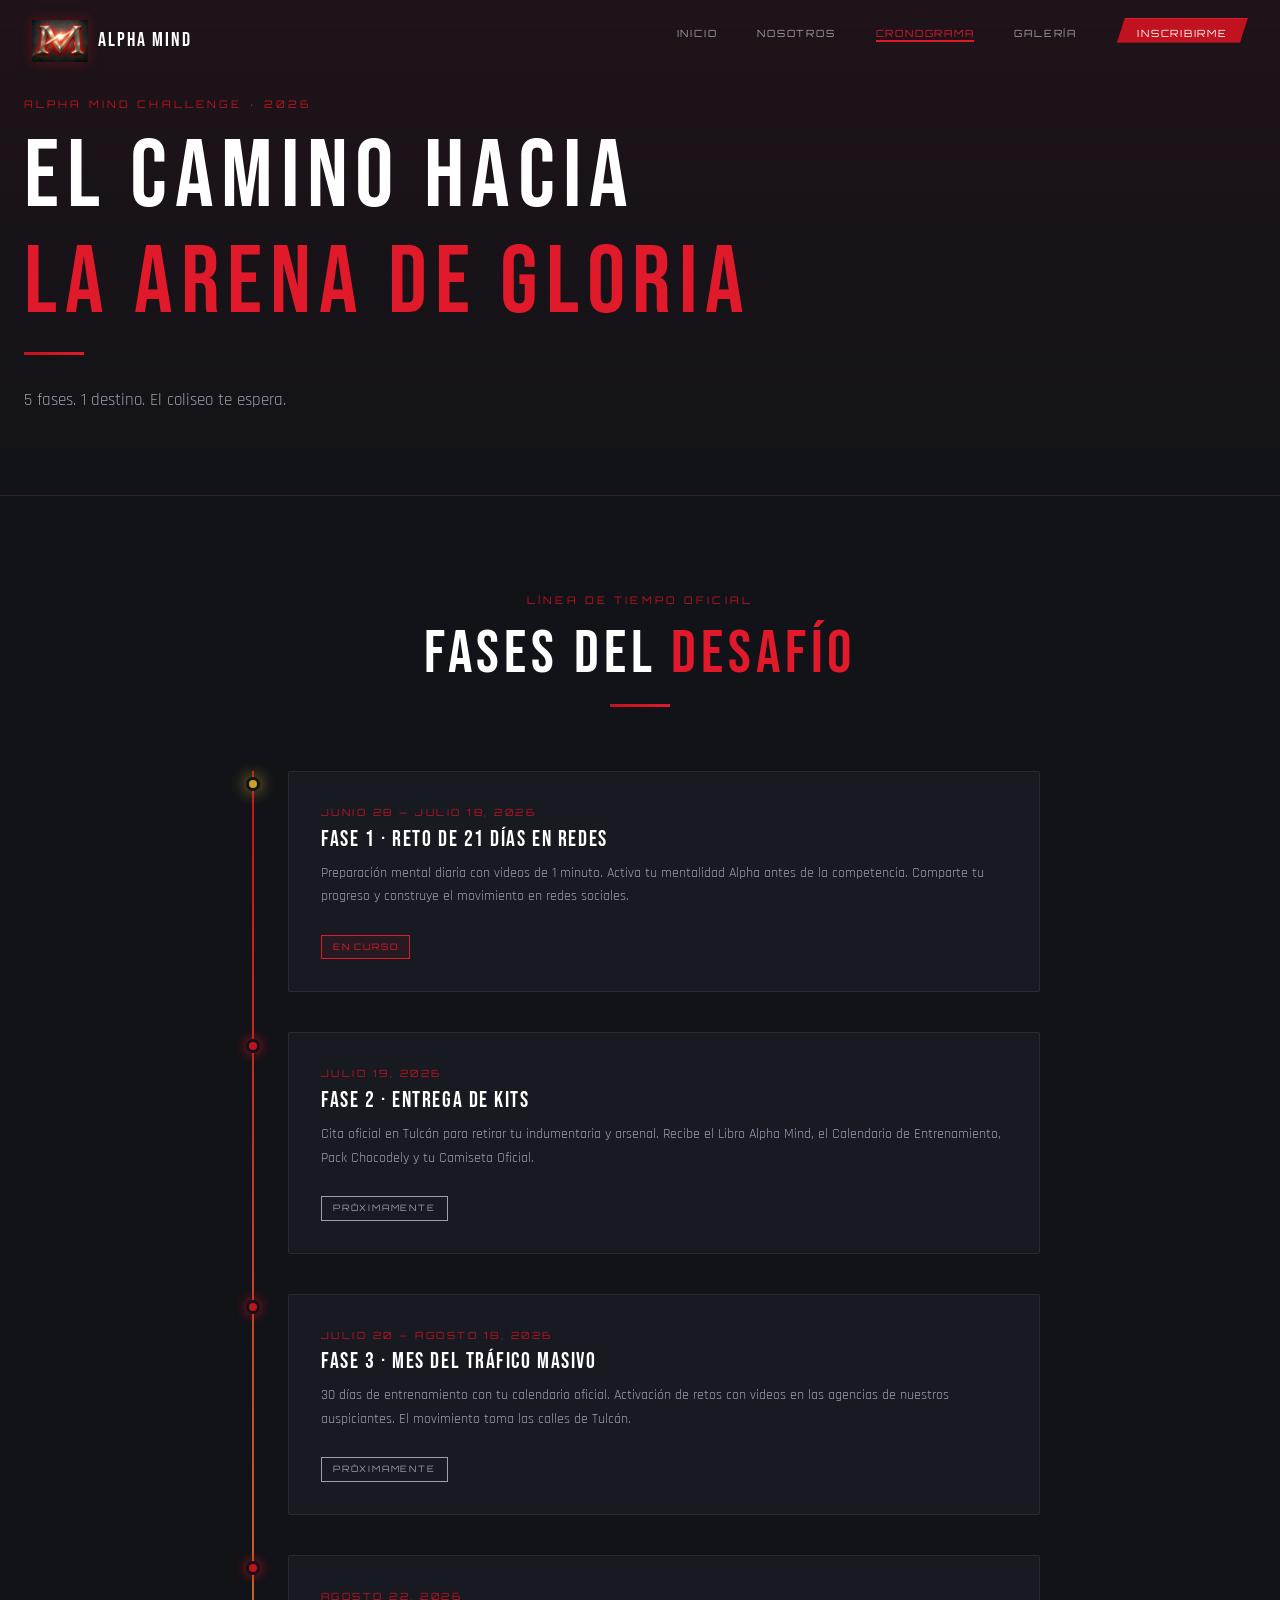
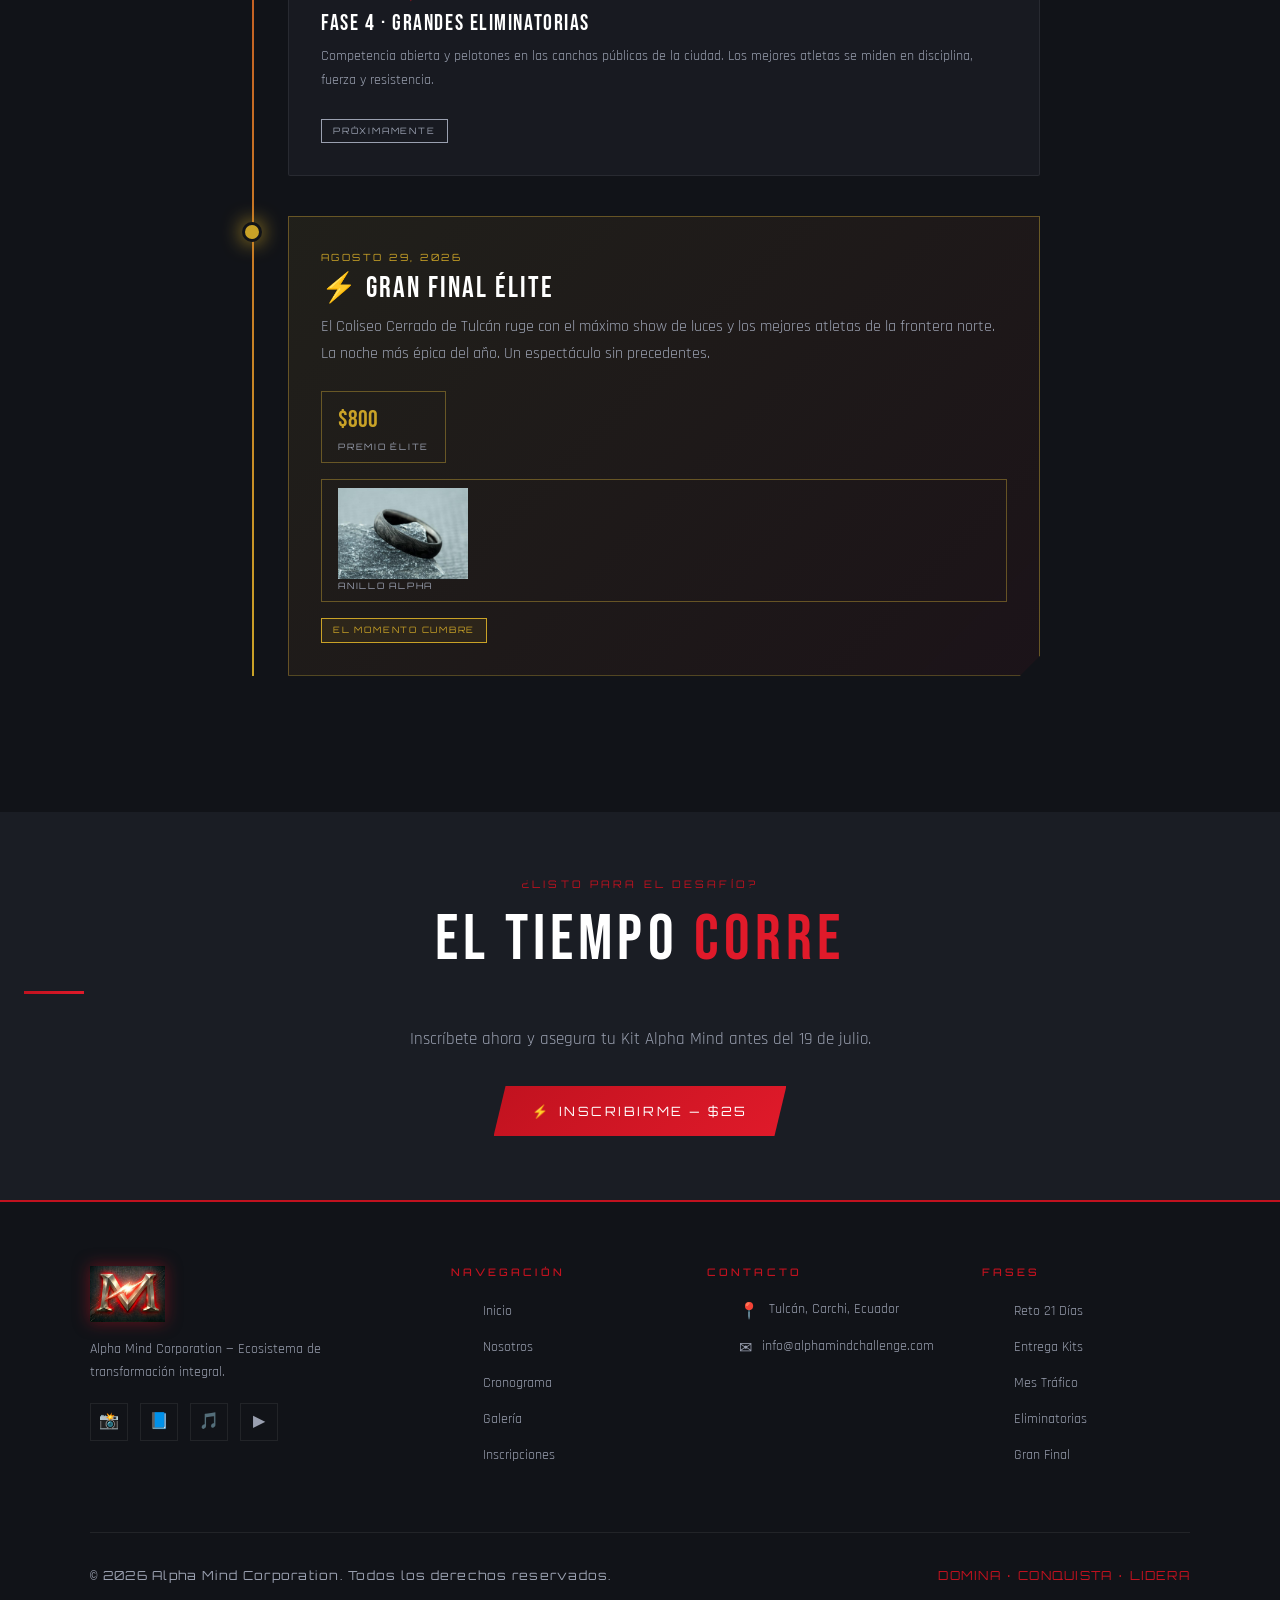
<file: pages/cronograma.html>
<!DOCTYPE html>
<html lang="es">
<head>
  <meta charset="UTF-8">
  <meta name="viewport" content="width=device-width, initial-scale=1.0">
  <title>Cronograma | Alpha Mind Challenge</title>
  <link rel="preconnect" href="https://fonts.googleapis.com">
  <link href="https://fonts.googleapis.com/css2?family=Bebas+Neue&family=Rajdhani:wght@400;500;600;700&family=Orbitron:wght@400;600;800&display=swap" rel="stylesheet">
  <link href="https://cdn.jsdelivr.net/npm/bootstrap@5.3.3/dist/css/bootstrap.min.css" rel="stylesheet">
  <link rel="stylesheet" href="../css/style.css">
</head>
<body>

  <div id="scroll-progress"></div>

  <nav id="navbar">
    <a class="nav-logo" href="../index.html">
      <img src="../img/logo-am.png" alt="Alpha Mind Logo">
      <span>Alpha Mind</span>
    </a>
    <button class="nav-toggle" aria-label="Menú"><span></span><span></span><span></span></button>
    <ul class="nav-links">
      <li><a href="../index.html">Inicio</a></li>
      <li><a href="nosotros.html">Nosotros</a></li>
      <li><a href="cronograma.html">Cronograma</a></li>
      <li><a href="galeria.html">Galería</a></li>
      <li><a href="inscripciones.html" class="nav-cta">Inscribirme</a></li>
    </ul>
  </nav>

  <!-- ══ HERO ══ -->
  <section class="nosotros-hero">
    <div>
      <span class="section-label">Alpha Mind Challenge · 2026</span>
      <h1 class="section-title" style="font-size:clamp(3rem,8vw,6rem);">El Camino hacia<br><span>la Arena de Gloria</span></h1>
      <div class="red-divider"></div>
      <p class="section-subtitle">5 fases. 1 destino. El coliseo te espera.</p>
    </div>
  </section>

  <!-- ══ CRONOGRAMA TIMELINE ══ -->
  <section class="section" style="background:var(--negro-profundo);">
    <div class="container">
      <div class="text-center" data-reveal style="margin-bottom:4rem;">
        <span class="section-label">Línea de Tiempo Oficial</span>
        <h2 class="section-title">Fases del <span>Desafío</span></h2>
        <div class="red-divider"></div>
      </div>

      <div class="fase-timeline">

        <!-- FASE 1 -->
        <div class="fase-item" data-reveal>
          <div class="fase-dot active"></div>
          <div class="glass-card">
            <div class="fase-date">Junio 28 — Julio 18, 2026</div>
            <h3 class="fase-title">Fase 1 · Reto de 21 Días en Redes</h3>
            <p class="fase-desc">
              Preparación mental diaria con videos de 1 minuto. Activa tu mentalidad Alpha antes de la competencia. 
              Comparte tu progreso y construye el movimiento en redes sociales.
            </p>
            <span class="fase-badge badge-active">En Curso</span>
          </div>
        </div>

        <!-- FASE 2 -->
        <div class="fase-item" data-reveal data-delay="150">
          <div class="fase-dot"></div>
          <div class="glass-card">
            <div class="fase-date">Julio 19, 2026</div>
            <h3 class="fase-title">Fase 2 · Entrega de Kits</h3>
            <p class="fase-desc">
              Cita oficial en Tulcán para retirar tu indumentaria y arsenal. Recibe el Libro Alpha Mind, 
              el Calendario de Entrenamiento, Pack Chocodely y tu Camiseta Oficial.
            </p>
            <span class="fase-badge badge-pending">Próximamente</span>
          </div>
        </div>

        <!-- FASE 3 -->
        <div class="fase-item" data-reveal data-delay="200">
          <div class="fase-dot"></div>
          <div class="glass-card">
            <div class="fase-date">Julio 20 — Agosto 18, 2026</div>
            <h3 class="fase-title">Fase 3 · Mes del Tráfico Masivo</h3>
            <p class="fase-desc">
              30 días de entrenamiento con tu calendario oficial. Activación de retos con videos en las agencias 
              de nuestros auspiciantes. El movimiento toma las calles de Tulcán.
            </p>
            <span class="fase-badge badge-pending">Próximamente</span>
          </div>
        </div>

        <!-- FASE 4 -->
        <div class="fase-item" data-reveal data-delay="250">
          <div class="fase-dot"></div>
          <div class="glass-card">
            <div class="fase-date">Agosto 22, 2026</div>
            <h3 class="fase-title">Fase 4 · Grandes Eliminatorias</h3>
            <p class="fase-desc">
              Competencia abierta y pelotones en las canchas públicas de la ciudad. 
              Los mejores atletas se miden en disciplina, fuerza y resistencia.
            </p>
            <span class="fase-badge badge-pending">Próximamente</span>
          </div>
        </div>

        <!-- FASE 5 — GRAN FINAL -->
        <div class="fase-item" data-reveal data-delay="300">
          <div class="fase-dot" style="background:var(--dorado);box-shadow:0 0 20px var(--dorado);width:20px;height:20px;left:-2.9rem;"></div>
          <div style="
            background:linear-gradient(135deg,rgba(212,175,55,.08),rgba(193,18,31,.06));
            border:1px solid rgba(212,175,55,.4);
            padding:2rem;
            clip-path:polygon(0 0,100% 0,100% calc(100% - 20px),calc(100% - 20px) 100%,0 100%);
          ">
            <div class="fase-date" style="color:var(--dorado);">Agosto 29, 2026</div>
            <h3 class="fase-title" style="font-size:1.8rem;">⚡ Gran Final Élite</h3>
            <p class="fase-desc" style="font-size:1rem;">
              El Coliseo Cerrado de Tulcán ruge con el máximo show de luces y los mejores atletas 
              de la frontera norte. La noche más épica del año. Un espectáculo sin precedentes.
            </p>
            <div style="display:flex;gap:1rem;margin-top:1.5rem;flex-wrap:wrap;">
              <div style="border:1px solid rgba(212,175,55,.4);padding:.5rem 1rem;">
                <div style="font-family:var(--font-display);font-size:1.5rem;color:var(--dorado);">$800</div>
                <div style="font-family:var(--font-ui);font-size:.55rem;letter-spacing:.2em;color:var(--plata-oscuro);text-transform:uppercase;">Premio Élite</div>
              </div>
              <div style="border:1px solid rgba(212,175,55,.4);padding:.5rem 1rem;">
                <div style="font-family:var(--font-display);font-size:1.5rem;color:var(--dorado);"><img src="../{pages,css,js,img,videos}/anillo.jpg" alt="Anillo Alpha" style="width:20%;height:20%;"></div>
                <div style="font-family:var(--font-ui);font-size:.55rem;letter-spacing:.2em;color:var(--plata-oscuro);text-transform:uppercase;">Anillo Alpha</div>
              </div>
            </div>
            <span class="fase-badge badge-final" style="margin-top:1rem;">El Momento Cumbre</span>
          </div>
        </div>

      </div><!-- /.fase-timeline -->
    </div>
  </section>

  <!-- CTA -->
  <section class="section" style="background:var(--negro-secundario);padding:4rem 1.5rem;text-align:center;">
    <span class="section-label">¿Listo para el desafío?</span>
    <h2 class="section-title" style="font-size:clamp(2rem,5vw,4rem);">El Tiempo <span>Corre</span></h2>
    <div class="red-divider"></div>
    <p class="section-subtitle" style="margin:0 auto 2rem;">Inscríbete ahora y asegura tu Kit Alpha Mind antes del 19 de julio.</p>
    <a href="inscripciones.html" class="btn-primary"><span>⚡</span> Inscribirme — $25</a>
  </section>

  <!-- FOOTER -->
  <footer id="footer">
    <div class="footer-grid">
      <div class="footer-brand">
        <img src="../img/logo-am.png" alt="Alpha Mind">
        <p>Alpha Mind Corporation — Ecosistema de transformación integral.</p>
        <div class="footer-social" style="margin-top:1.2rem;">
          <a href="#" class="social-btn">📸</a><a href="#" class="social-btn">📘</a><a href="#" class="social-btn">🎵</a><a href="#" class="social-btn">▶</a>
        </div>
      </div>
      <div class="footer-col"><h4>Navegación</h4><ul>
        <li><a href="../index.html">Inicio</a></li><li><a href="nosotros.html">Nosotros</a></li>
        <li><a href="cronograma.html">Cronograma</a></li><li><a href="galeria.html">Galería</a></li>
        <li><a href="inscripciones.html">Inscripciones</a></li>
      </ul></div>
      <div class="footer-col"><h4>Contacto</h4><ul class="footer-contact">
        <li><span>📍</span> Tulcán, Carchi, Ecuador</li>
        <li><span>✉</span> <a href="mailto:info@alphamindchallenge.com">info@alphamindchallenge.com</a></li>
      </ul></div>
      <div class="footer-col"><h4>Fases</h4><ul>
        <li><a href="#">Reto 21 Días</a></li><li><a href="#">Entrega Kits</a></li>
        <li><a href="#">Mes Tráfico</a></li><li><a href="#">Eliminatorias</a></li><li><a href="#">Gran Final</a></li>
      </ul></div>
    </div>
    <div class="footer-bottom">
      <p>© 2026 Alpha Mind Corporation. Todos los derechos reservados.</p>
      <p style="color:var(--rojo-alpha);">DOMINA · CONQUISTA · LIDERA</p>
    </div>
  </footer>

  <script src="https://cdn.jsdelivr.net/npm/bootstrap@5.3.3/dist/js/bootstrap.bundle.min.js"></script>
  <script src="../js/script.js"></script>
</body>
</html>
</file>
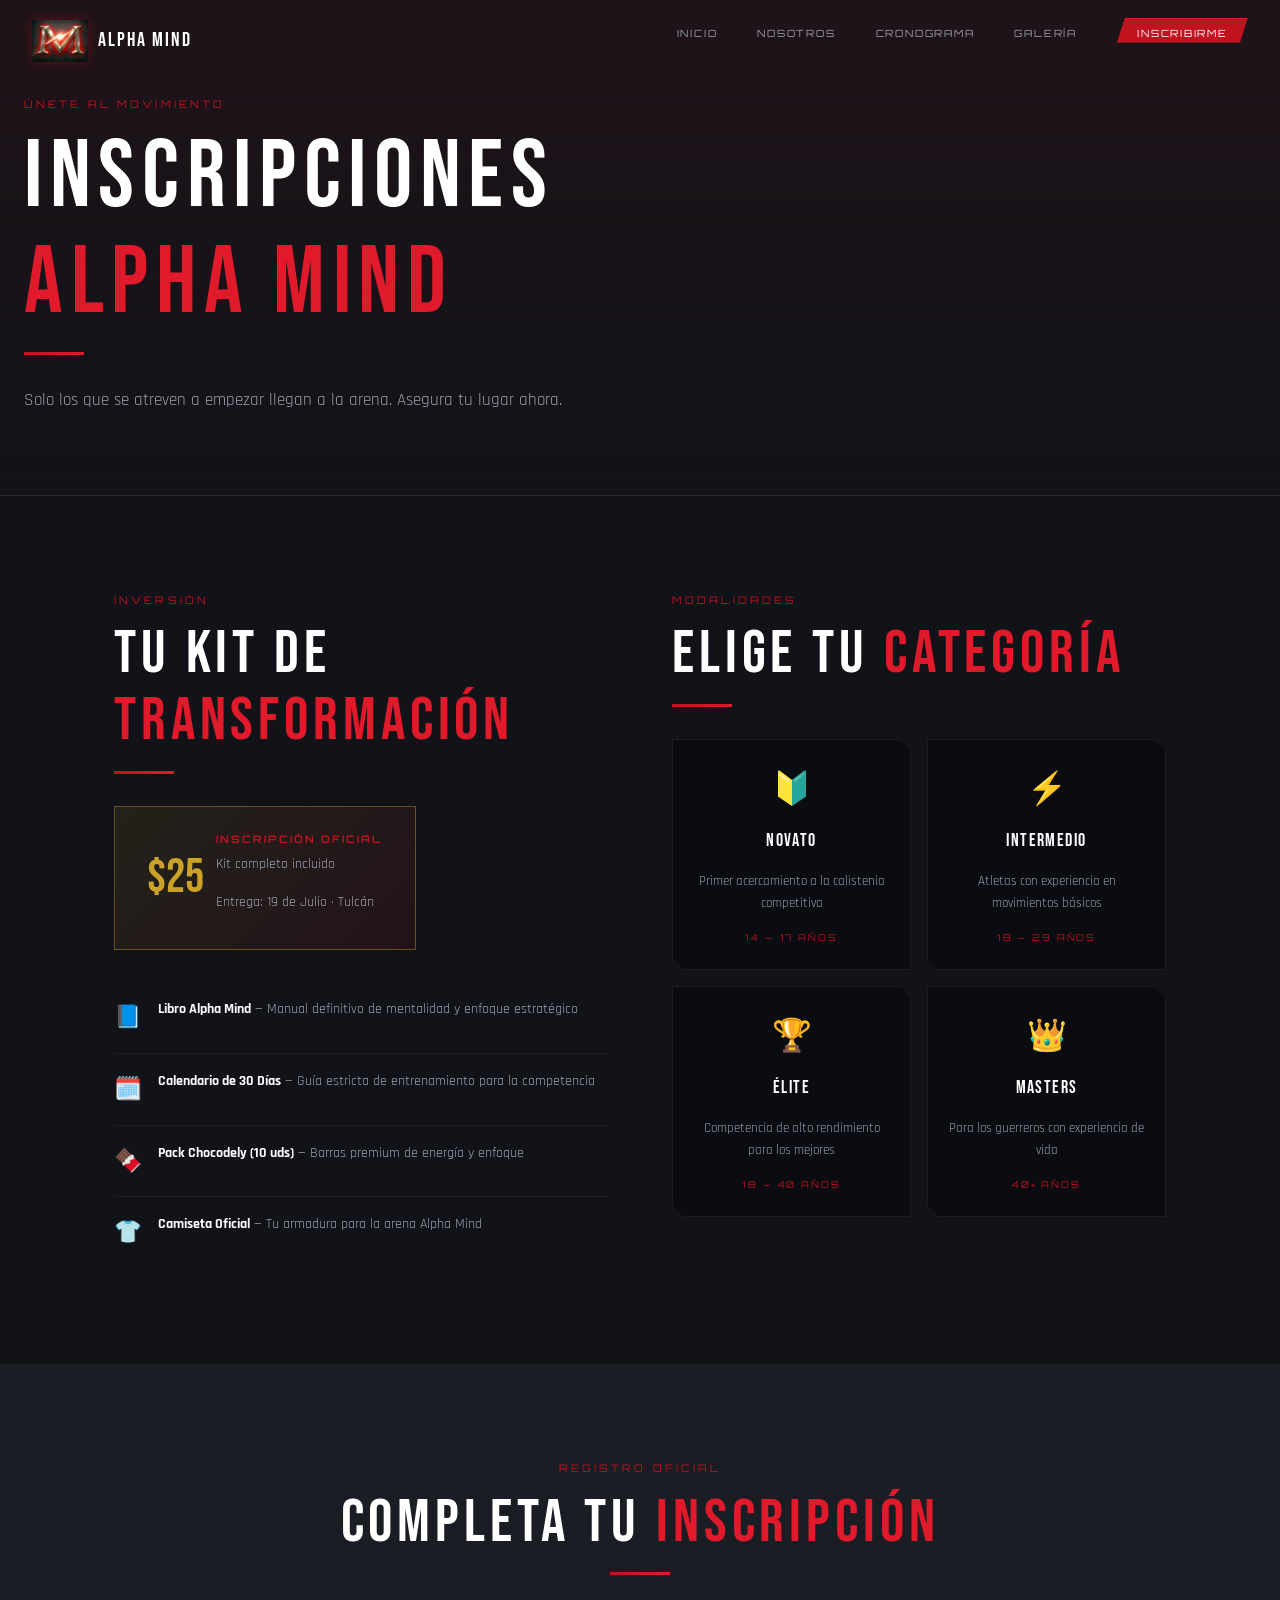
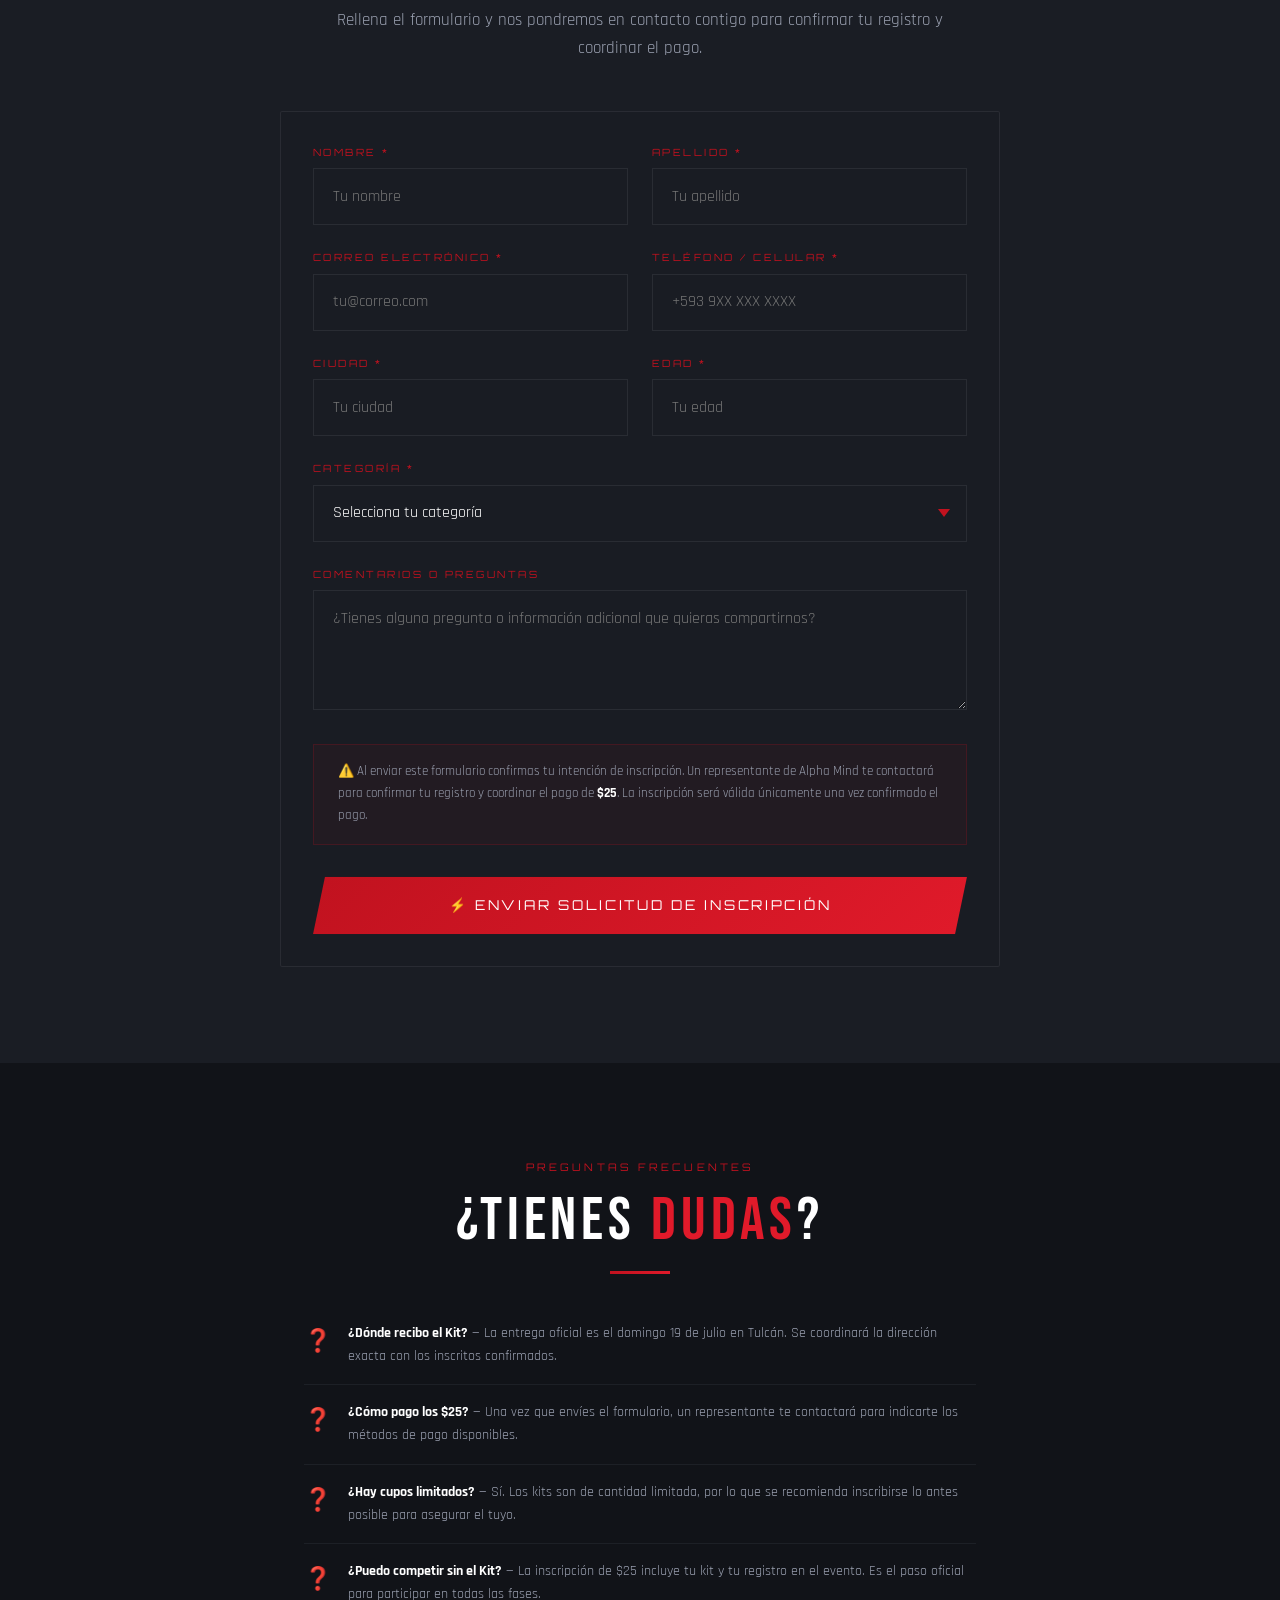
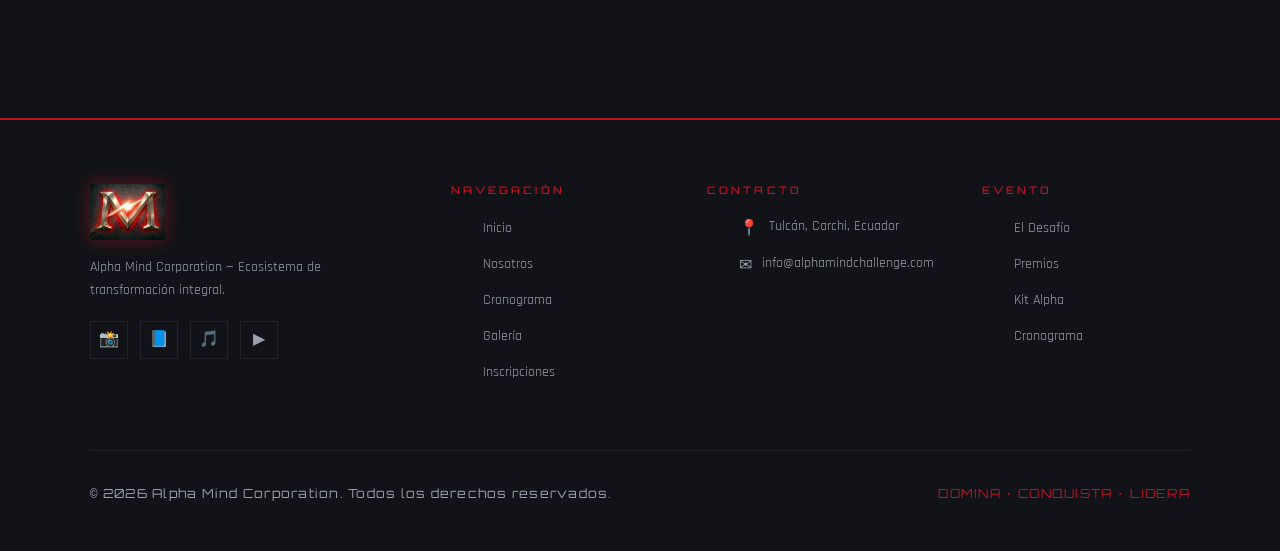
<file: pages/inscripciones.html>
<!DOCTYPE html>
<html lang="es">
<head>
  <meta charset="UTF-8">
  <meta name="viewport" content="width=device-width, initial-scale=1.0">
  <title>Inscripciones | Alpha Mind Challenge</title>
  <link rel="preconnect" href="https://fonts.googleapis.com">
  <link href="https://fonts.googleapis.com/css2?family=Bebas+Neue&family=Rajdhani:wght@400;500;600;700&family=Orbitron:wght@400;600;800&display=swap" rel="stylesheet">
  <link href="https://cdn.jsdelivr.net/npm/bootstrap@5.3.3/dist/css/bootstrap.min.css" rel="stylesheet">
  <link rel="stylesheet" href="../css/style.css">
  <style>
    .categorias-grid {
      display: grid;
      grid-template-columns: repeat(auto-fit, minmax(200px, 1fr));
      gap: 1rem;
      margin-bottom: 3rem;
    }
    .cat-card {
      border: 1px solid var(--glass-border);
      padding: 1.5rem 1.2rem;
      text-align: center;
      background: rgba(10,10,15,.8);
      transition: border-color .3s, box-shadow .3s;
      clip-path: polygon(0 0, calc(100% - 12px) 0, 100% 12px, 100% 100%, 12px 100%, 0 calc(100% - 12px));
    }
    .cat-card:hover {
      border-color: var(--rojo-alpha);
      box-shadow: 0 6px 24px rgba(193,18,31,.2);
    }
    .cat-icon { font-size:2rem; display:block; margin-bottom:.6rem; }
    .cat-name {
      font-family: var(--font-display);
      font-size: 1.1rem;
      color: var(--blanco);
      letter-spacing: .08em;
      text-transform: uppercase;
    }
    .cat-desc { font-size: .8rem; color: var(--plata-oscuro); margin-top: .4rem; }
    .cat-age {
      font-family: var(--font-ui);
      font-size: .58rem;
      letter-spacing: .2em;
      color: var(--rojo-alpha);
      text-transform: uppercase;
      margin-top: .5rem;
      display: block;
    }

    .beneficio-item {
      display: flex;
      align-items: flex-start;
      gap: 1rem;
      padding: 1rem 0;
      border-bottom: 1px solid rgba(139,144,152,.1);
    }
    .beneficio-icon { font-size:1.4rem; flex-shrink:0; margin-top:2px; }
    .beneficio-text { font-size:.9rem; color:var(--plata-oscuro); line-height:1.6; }
    .beneficio-text strong { color:var(--blanco); }

    /* Select custom arrow */
    .form-group select {
      background-image: url("data:image/svg+xml,%3Csvg xmlns='http://www.w3.org/2000/svg' width='12' height='8'%3E%3Cpath d='M0 0l6 8 6-8z' fill='%23C1121F'/%3E%3C/svg%3E");
      background-repeat: no-repeat;
      background-position: right 1rem center;
      padding-right: 2.5rem;
    }
    .form-group select option {
      background: var(--negro-secundario);
    }
  </style>
</head>
<body>

  <div id="scroll-progress"></div>

  <nav id="navbar">
    <a class="nav-logo" href="../index.html">
      <img src="../img/logo-am.png" alt="Alpha Mind Logo">
      <span>Alpha Mind</span>
    </a>
    <button class="nav-toggle" aria-label="Menú"><span></span><span></span><span></span></button>
    <ul class="nav-links">
      <li><a href="../index.html">Inicio</a></li>
      <li><a href="nosotros.html">Nosotros</a></li>
      <li><a href="cronograma.html">Cronograma</a></li>
      <li><a href="galeria.html">Galería</a></li>
      <li><a href="inscripciones.html" class="nav-cta">Inscribirme</a></li>
    </ul>
  </nav>

  <!-- HERO -->
  <section class="nosotros-hero">
    <div>
      <span class="section-label">Únete al Movimiento</span>
      <h1 class="section-title" style="font-size:clamp(3rem,8vw,6rem);">Inscripciones<br><span>Alpha Mind</span></h1>
      <div class="red-divider"></div>
      <p class="section-subtitle">Solo los que se atreven a empezar llegan a la arena. Asegura tu lugar ahora.</p>
    </div>
  </section>

  <!-- ══ PRECIO Y BENEFICIOS ══ -->
  <section class="section" style="background:var(--negro-profundo);">
    <div class="container">
      <div style="display:grid;grid-template-columns:1fr 1fr;gap:4rem;align-items:start;" class="sobre-grid">

        <!-- Precio -->
        <div data-reveal>
          <span class="section-label">Inversión</span>
          <h2 class="section-title">Tu Kit de <span>Transformación</span></h2>
          <div class="red-divider"></div>

          <div class="precio-badge" style="margin-bottom:2rem;">
            <div class="precio-monto">$25</div>
            <div class="precio-info">
              <strong>Inscripción Oficial</strong>
              <p>Kit completo incluido</p>
              <p>Entrega: 19 de Julio · Tulcán</p>
            </div>
          </div>

          <div class="beneficio-item">
            <span class="beneficio-icon">📘</span>
            <div class="beneficio-text"><strong>Libro Alpha Mind</strong> — Manual definitivo de mentalidad y enfoque estratégico</div>
          </div>
          <div class="beneficio-item">
            <span class="beneficio-icon">🗓️</span>
            <div class="beneficio-text"><strong>Calendario de 30 Días</strong> — Guía estricta de entrenamiento para la competencia</div>
          </div>
          <div class="beneficio-item">
            <span class="beneficio-icon">🍫</span>
            <div class="beneficio-text"><strong>Pack Chocodely (10 uds)</strong> — Barras premium de energía y enfoque</div>
          </div>
          <div class="beneficio-item" style="border-bottom:none;">
            <span class="beneficio-icon">👕</span>
            <div class="beneficio-text"><strong>Camiseta Oficial</strong> — Tu armadura para la arena Alpha Mind</div>
          </div>
        </div>

        <!-- Categorías -->
        <div data-reveal data-delay="200">
          <span class="section-label">Modalidades</span>
          <h2 class="section-title">Elige tu <span>Categoría</span></h2>
          <div class="red-divider"></div>

          <div class="categorias-grid">
            <div class="cat-card">
              <span class="cat-icon">🔰</span>
              <p class="cat-name">Novato</p>
              <p class="cat-desc">Primer acercamiento a la calistenia competitiva</p>
              <span class="cat-age">14 — 17 años</span>
            </div>
            <div class="cat-card">
              <span class="cat-icon">⚡</span>
              <p class="cat-name">Intermedio</p>
              <p class="cat-desc">Atletas con experiencia en movimientos básicos</p>
              <span class="cat-age">18 — 29 años</span>
            </div>
            <div class="cat-card">
              <span class="cat-icon">🏆</span>
              <p class="cat-name">Élite</p>
              <p class="cat-desc">Competencia de alto rendimiento para los mejores</p>
              <span class="cat-age">18 — 40 años</span>
            </div>
            <div class="cat-card">
              <span class="cat-icon">👑</span>
              <p class="cat-name">Masters</p>
              <p class="cat-desc">Para los guerreros con experiencia de vida</p>
              <span class="cat-age">40+ años</span>
            </div>
          </div>
        </div>

      </div>
    </div>
  </section>

  <!-- ══ FORMULARIO ══ -->
  <section class="section" style="background:var(--negro-secundario);">
    <div class="container">
      <div class="text-center" data-reveal>
        <span class="section-label">Registro Oficial</span>
        <h2 class="section-title">Completa tu <span>Inscripción</span></h2>
        <div class="red-divider"></div>
        <p class="section-subtitle">Rellena el formulario y nos pondremos en contacto contigo para confirmar tu registro y coordinar el pago.</p>
      </div>

      <div class="inscripcion-form glass-card" style="margin-top:3rem;" data-reveal data-delay="100">
        <form id="inscripcion-form" novalidate>

          <div class="form-row">
            <div class="form-group">
              <label for="nombre">Nombre *</label>
              <input type="text" id="nombre" name="nombre" placeholder="Tu nombre" autocomplete="given-name">
              <span class="form-error">Ingresa tu nombre (mínimo 2 caracteres)</span>
            </div>
            <div class="form-group">
              <label for="apellido">Apellido *</label>
              <input type="text" id="apellido" name="apellido" placeholder="Tu apellido" autocomplete="family-name">
              <span class="form-error">Ingresa tu apellido (mínimo 2 caracteres)</span>
            </div>
          </div>

          <div class="form-row">
            <div class="form-group">
              <label for="correo">Correo Electrónico *</label>
              <input type="email" id="correo" name="correo" placeholder="tu@correo.com" autocomplete="email">
              <span class="form-error">Ingresa un correo válido</span>
            </div>
            <div class="form-group">
              <label for="telefono">Teléfono / Celular *</label>
              <input type="tel" id="telefono" name="telefono" placeholder="+593 9XX XXX XXXX" autocomplete="tel">
              <span class="form-error">Ingresa un número válido</span>
            </div>
          </div>

          <div class="form-row">
            <div class="form-group">
              <label for="ciudad">Ciudad *</label>
              <input type="text" id="ciudad" name="ciudad" placeholder="Tu ciudad" autocomplete="address-level2">
              <span class="form-error">Ingresa tu ciudad</span>
            </div>
            <div class="form-group">
              <label for="edad">Edad *</label>
              <input type="number" id="edad" name="edad" placeholder="Tu edad" min="14" max="70">
              <span class="form-error">Edad debe estar entre 14 y 70 años</span>
            </div>
          </div>

          <div class="form-group">
            <label for="categoria">Categoría *</label>
            <select id="categoria" name="categoria">
              <option value="">Selecciona tu categoría</option>
              <option value="novato">🔰 Novato (14–17 años)</option>
              <option value="intermedio">⚡ Intermedio (18–29 años)</option>
              <option value="elite">🏆 Élite (18–40 años)</option>
              <option value="masters">👑 Masters (40+ años)</option>
            </select>
            <span class="form-error">Selecciona una categoría</span>
          </div>

          <div class="form-group">
            <label for="comentarios">Comentarios o Preguntas</label>
            <textarea id="comentarios" name="comentarios" placeholder="¿Tienes alguna pregunta o información adicional que quieras compartirnos?"></textarea>
          </div>

          <div style="
            background:rgba(193,18,31,.05);
            border:1px solid rgba(193,18,31,.2);
            padding:1rem 1.5rem;
            margin-bottom:2rem;
            font-size:.82rem;
            color:var(--plata-oscuro);
            line-height:1.7;
          ">
            ⚠️ Al enviar este formulario confirmas tu intención de inscripción. Un representante de Alpha Mind te contactará para confirmar tu registro y coordinar el pago de <strong style="color:var(--blanco);">$25</strong>. La inscripción será válida únicamente una vez confirmado el pago.
          </div>

          <button type="submit" class="btn-primary" style="width:100%;justify-content:center;font-size:.85rem;padding:1.1rem;">
            ⚡ ENVIAR SOLICITUD DE INSCRIPCIÓN
          </button>

        </form>
      </div>
    </div>
  </section>

  <!-- FAQ RÁPIDO -->
  <section class="section" style="background:var(--negro-profundo);">
    <div class="container" style="max-width:720px;">
      <div class="text-center" data-reveal>
        <span class="section-label">Preguntas Frecuentes</span>
        <h2 class="section-title">¿Tienes <span>Dudas</span>?</h2>
        <div class="red-divider"></div>
      </div>

      <div style="margin-top:2rem;">
        <div class="beneficio-item" data-reveal>
          <span class="beneficio-icon">❓</span>
          <div class="beneficio-text"><strong>¿Dónde recibo el Kit?</strong> — La entrega oficial es el domingo 19 de julio en Tulcán. Se coordinará la dirección exacta con los inscritos confirmados.</div>
        </div>
        <div class="beneficio-item" data-reveal data-delay="100">
          <span class="beneficio-icon">❓</span>
          <div class="beneficio-text"><strong>¿Cómo pago los $25?</strong> — Una vez que envíes el formulario, un representante te contactará para indicarte los métodos de pago disponibles.</div>
        </div>
        <div class="beneficio-item" data-reveal data-delay="200">
          <span class="beneficio-icon">❓</span>
          <div class="beneficio-text"><strong>¿Hay cupos limitados?</strong> — Sí. Los kits son de cantidad limitada, por lo que se recomienda inscribirse lo antes posible para asegurar el tuyo.</div>
        </div>
        <div class="beneficio-item" style="border-bottom:none;" data-reveal data-delay="300">
          <span class="beneficio-icon">❓</span>
          <div class="beneficio-text"><strong>¿Puedo competir sin el Kit?</strong> — La inscripción de $25 incluye tu kit y tu registro en el evento. Es el paso oficial para participar en todas las fases.</div>
        </div>
      </div>
    </div>
  </section>

  <!-- FOOTER -->
  <footer id="footer">
    <div class="footer-grid">
      <div class="footer-brand">
        <img src="../img/logo-am.png" alt="Alpha Mind">
        <p>Alpha Mind Corporation — Ecosistema de transformación integral.</p>
        <div class="footer-social" style="margin-top:1.2rem;">
          <a href="#" class="social-btn">📸</a><a href="#" class="social-btn">📘</a><a href="#" class="social-btn">🎵</a><a href="#" class="social-btn">▶</a>
        </div>
      </div>
      <div class="footer-col"><h4>Navegación</h4><ul>
        <li><a href="../index.html">Inicio</a></li><li><a href="nosotros.html">Nosotros</a></li>
        <li><a href="cronograma.html">Cronograma</a></li><li><a href="galeria.html">Galería</a></li>
        <li><a href="inscripciones.html">Inscripciones</a></li>
      </ul></div>
      <div class="footer-col"><h4>Contacto</h4><ul class="footer-contact">
        <li><span>📍</span> Tulcán, Carchi, Ecuador</li>
        <li><span>✉</span> <a href="mailto:info@alphamindchallenge.com">info@alphamindchallenge.com</a></li>
      </ul></div>
      <div class="footer-col"><h4>Evento</h4><ul>
        <li><a href="../index.html#sobre">El Desafío</a></li>
        <li><a href="../index.html#premios">Premios</a></li>
        <li><a href="../index.html#kit">Kit Alpha</a></li>
        <li><a href="cronograma.html">Cronograma</a></li>
      </ul></div>
    </div>
    <div class="footer-bottom">
      <p>© 2026 Alpha Mind Corporation. Todos los derechos reservados.</p>
      <p style="color:var(--rojo-alpha);">DOMINA · CONQUISTA · LIDERA</p>
    </div>
  </footer>

  <script src="https://cdn.jsdelivr.net/npm/bootstrap@5.3.3/dist/js/bootstrap.bundle.min.js"></script>
  <script src="../js/script.js"></script>
</body>
</html>
</file>
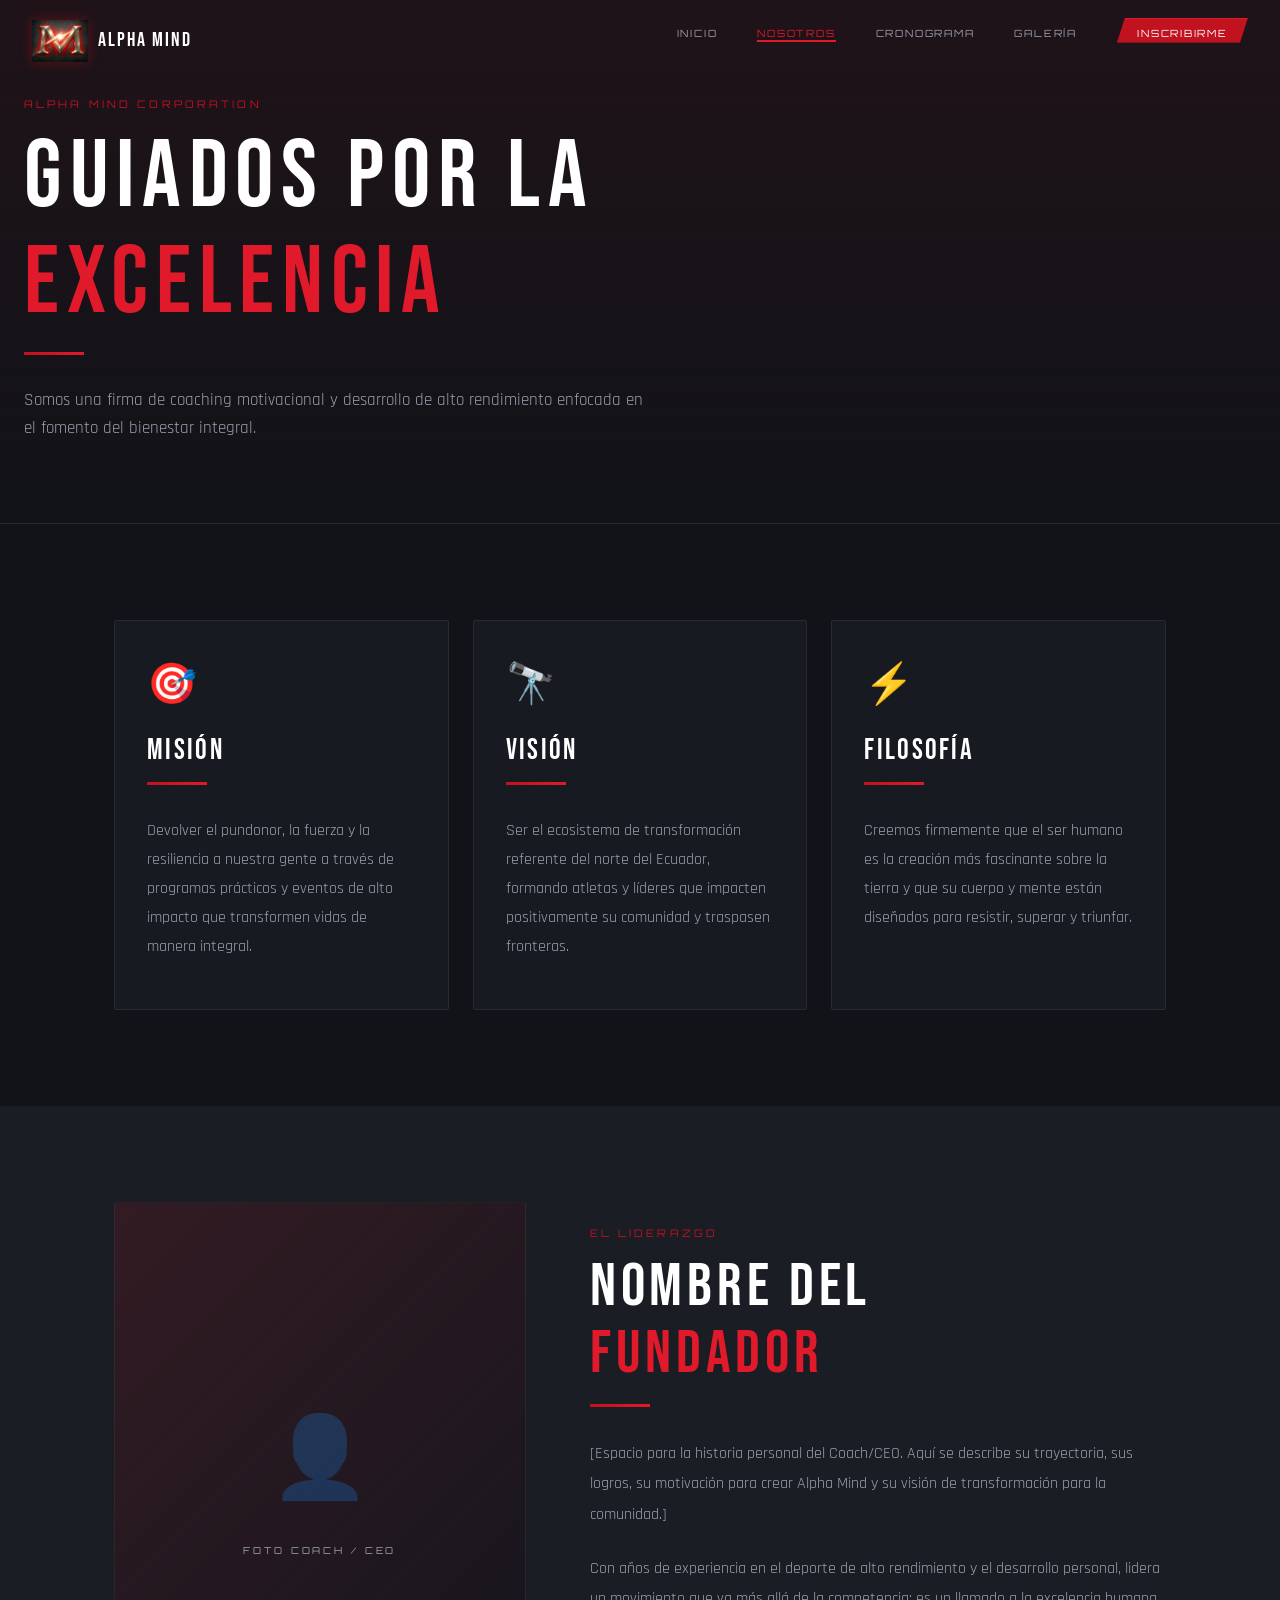
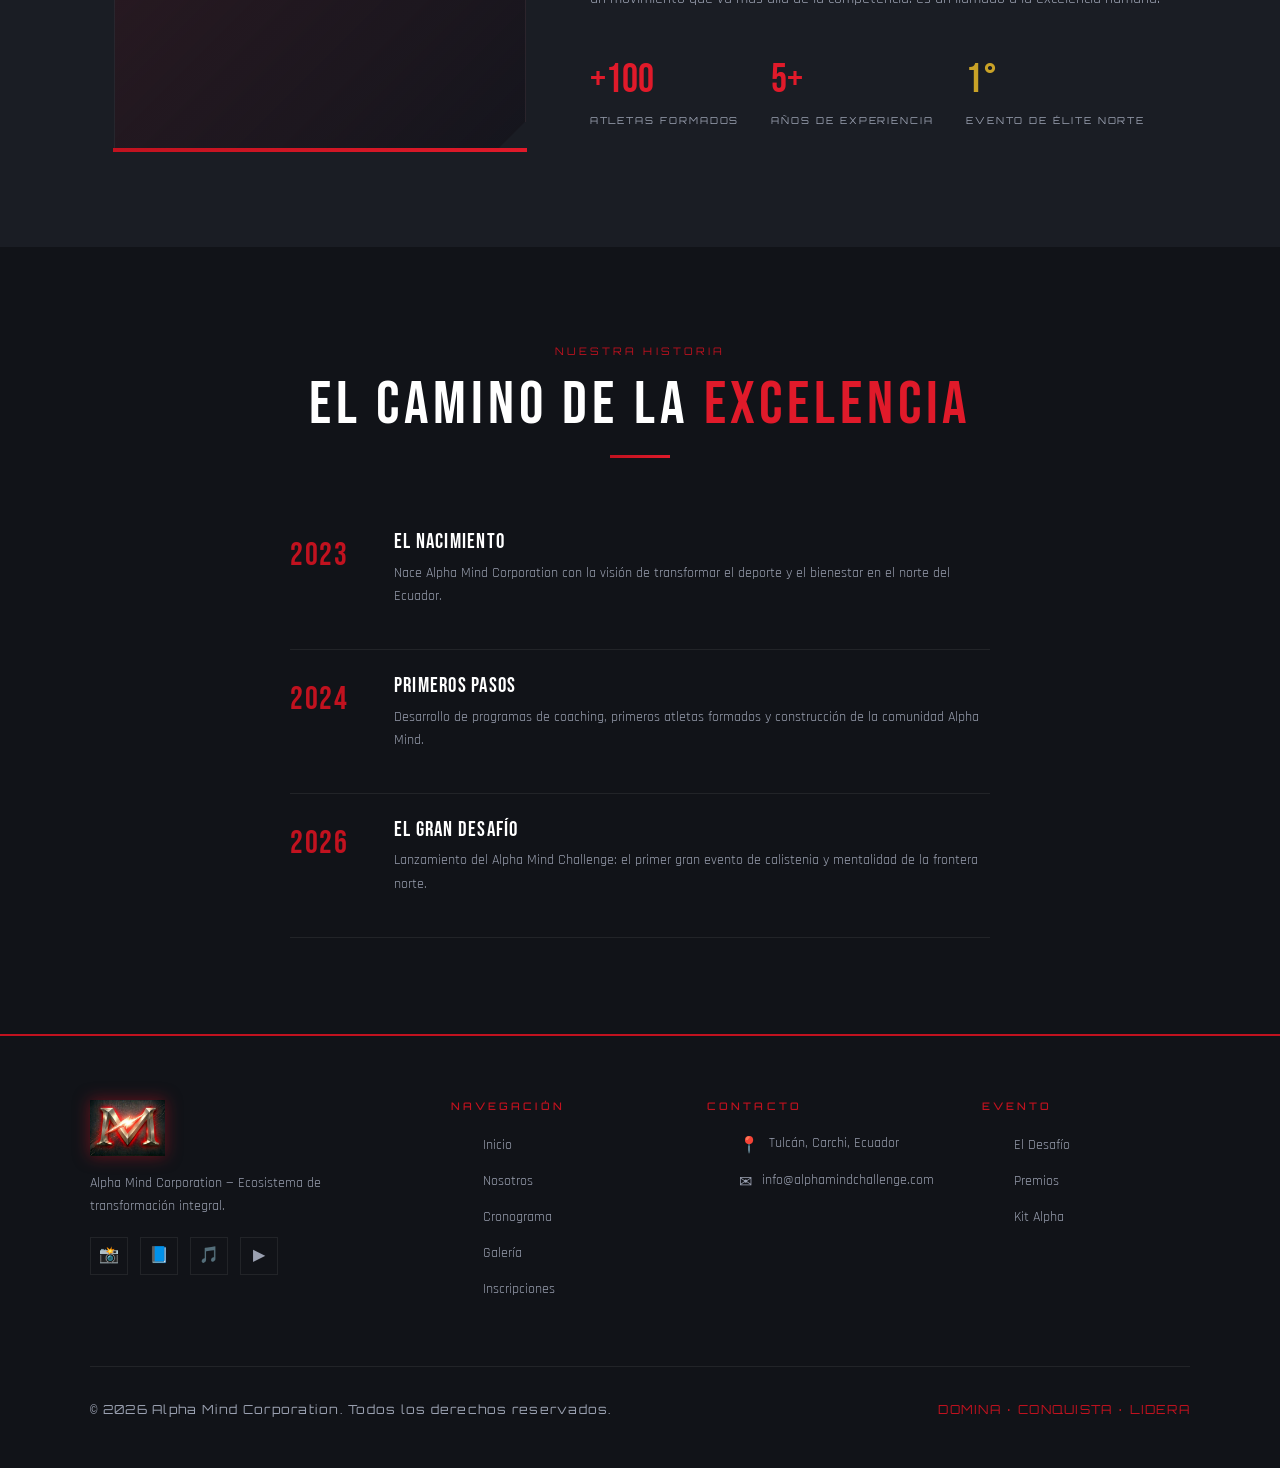
<file: pages/nosotros.html>
<!DOCTYPE html>
<html lang="es">
<head>
  <meta charset="UTF-8">
  <meta name="viewport" content="width=device-width, initial-scale=1.0">
  <title>Nosotros | Alpha Mind Challenge</title>
  <link rel="preconnect" href="https://fonts.googleapis.com">
  <link href="https://fonts.googleapis.com/css2?family=Bebas+Neue&family=Rajdhani:wght@400;500;600;700&family=Orbitron:wght@400;600;800&display=swap" rel="stylesheet">
  <link href="https://cdn.jsdelivr.net/npm/bootstrap@5.3.3/dist/css/bootstrap.min.css" rel="stylesheet">
  <link rel="stylesheet" href="../css/style.css">
</head>
<body>

  <div id="scroll-progress"></div>

  <nav id="navbar">
    <a class="nav-logo" href="../index.html">
      <img src="../img/logo-am.png" alt="Alpha Mind Logo">
      <span>Alpha Mind</span>
    </a>
    <button class="nav-toggle" aria-label="Menú">
      <span></span><span></span><span></span>
    </button>
    <ul class="nav-links">
      <li><a href="../index.html">Inicio</a></li>
      <li><a href="nosotros.html">Nosotros</a></li>
      <li><a href="cronograma.html">Cronograma</a></li>
      <li><a href="galeria.html">Galería</a></li>
      <li><a href="inscripciones.html" class="nav-cta">Inscribirme</a></li>
    </ul>
  </nav>

  <!-- ══ HERO NOSOTROS ══ -->
  <section class="nosotros-hero">
    <div>
      <span class="section-label">Alpha Mind Corporation</span>
      <h1 class="section-title" style="font-size:clamp(3rem,8vw,6rem);">Guiados por la<br><span>Excelencia</span></h1>
      <div class="red-divider"></div>
      <p class="section-subtitle">Somos una firma de coaching motivacional y desarrollo de alto rendimiento enfocada en el fomento del bienestar integral.</p>
    </div>
  </section>

  <!-- ══ MISIÓN / VISIÓN ══ -->
  <section class="section" style="background:var(--negro-profundo);">
    <div class="filosofia-grid container">
      <div class="glass-card" data-reveal>
        <span class="pilar-icon" style="font-size:2.5rem;display:block;margin-bottom:1rem;">🎯</span>
        <h3 class="section-title" style="font-size:1.8rem;">Misión</h3>
        <div class="red-divider"></div>
        <p style="color:var(--plata-oscuro);line-height:1.8;">Devolver el pundonor, la fuerza y la resiliencia a nuestra gente a través de programas prácticos y eventos de alto impacto que transformen vidas de manera integral.</p>
      </div>
      <div class="glass-card" data-reveal data-delay="150">
        <span class="pilar-icon" style="font-size:2.5rem;display:block;margin-bottom:1rem;">🔭</span>
        <h3 class="section-title" style="font-size:1.8rem;">Visión</h3>
        <div class="red-divider"></div>
        <p style="color:var(--plata-oscuro);line-height:1.8;">Ser el ecosistema de transformación referente del norte del Ecuador, formando atletas y líderes que impacten positivamente su comunidad y traspasen fronteras.</p>
      </div>
      <div class="glass-card" data-reveal data-delay="300">
        <span class="pilar-icon" style="font-size:2.5rem;display:block;margin-bottom:1rem;">⚡</span>
        <h3 class="section-title" style="font-size:1.8rem;">Filosofía</h3>
        <div class="red-divider"></div>
        <p style="color:var(--plata-oscuro);line-height:1.8;">Creemos firmemente que el ser humano es la creación más fascinante sobre la tierra y que su cuerpo y mente están diseñados para resistir, superar y triunfar.</p>
      </div>
    </div>
  </section>

  <!-- ══ COACH / FUNDADOR ══ -->
  <section class="section" style="background:var(--negro-secundario);">
    <div class="container">
      <div style="display:grid;grid-template-columns:1fr 1.4fr;gap:4rem;align-items:center;" class="sobre-grid">
        <!-- Foto placeholder -->
        <div data-reveal style="position:relative;">
          <div style="
            aspect-ratio:3/4;
            background:linear-gradient(135deg,rgba(193,18,31,.15),rgba(20,20,28,.9));
            border:1px solid var(--glass-border);
            display:flex;flex-direction:column;
            align-items:center;justify-content:center;
            gap:1rem;
            clip-path:polygon(0 0,100% 0,100% calc(100% - 30px),calc(100% - 30px) 100%,0 100%);
          ">
            <span style="font-size:5rem;opacity:.3;">👤</span>
            <span style="font-family:var(--font-ui);font-size:.6rem;letter-spacing:.3em;color:var(--plata-oscuro);text-transform:uppercase;">Foto Coach / CEO</span>
          </div>
          <div style="
            position:absolute;bottom:-1px;left:-1px;right:-1px;height:4px;
            background:linear-gradient(90deg,var(--rojo-alpha),var(--rojo-brillante));
          "></div>
        </div>

        <div data-reveal data-delay="200">
          <span class="section-label">El Liderazgo</span>
          <h2 class="section-title">Nombre del<br><span>Fundador</span></h2>
          <div class="red-divider"></div>
          <p style="color:var(--plata-oscuro);line-height:1.9;margin-bottom:1.5rem;">
            [Espacio para la historia personal del Coach/CEO. Aquí se describe su trayectoria, sus logros, su motivación para crear Alpha Mind y su visión de transformación para la comunidad.]
          </p>
          <p style="color:var(--plata-oscuro);line-height:1.9;">
            Con años de experiencia en el deporte de alto rendimiento y el desarrollo personal, lidera un movimiento que va más allá de la competencia: es un llamado a la excelencia humana.
          </p>
          <div style="display:flex;gap:2rem;margin-top:2rem;flex-wrap:wrap;">
            <div>
              <div style="font-family:var(--font-display);font-size:2.5rem;color:var(--rojo-brillante);">+100</div>
              <div style="font-family:var(--font-ui);font-size:.6rem;letter-spacing:.2em;color:var(--plata-oscuro);text-transform:uppercase;">Atletas Formados</div>
            </div>
            <div>
              <div style="font-family:var(--font-display);font-size:2.5rem;color:var(--rojo-brillante);">5+</div>
              <div style="font-family:var(--font-ui);font-size:.6rem;letter-spacing:.2em;color:var(--plata-oscuro);text-transform:uppercase;">Años de Experiencia</div>
            </div>
            <div>
              <div style="font-family:var(--font-display);font-size:2.5rem;color:var(--dorado);">1°</div>
              <div style="font-family:var(--font-ui);font-size:.6rem;letter-spacing:.2em;color:var(--plata-oscuro);text-transform:uppercase;">Evento de Élite Norte</div>
            </div>
          </div>
        </div>
      </div>
    </div>
  </section>

  <!-- ══ TIMELINE ══ -->
  <section class="section" style="background:var(--negro-profundo);">
    <div class="container">
      <div class="text-center" data-reveal>
        <span class="section-label">Nuestra Historia</span>
        <h2 class="section-title">El Camino de la <span>Excelencia</span></h2>
        <div class="red-divider"></div>
      </div>

      <div style="max-width:700px;margin:3rem auto 0;">
        <div class="timeline-item" data-reveal>
          <div class="timeline-year">2023</div>
          <div class="timeline-content">
            <h3>El Nacimiento</h3>
            <p>Nace Alpha Mind Corporation con la visión de transformar el deporte y el bienestar en el norte del Ecuador.</p>
          </div>
        </div>
        <div class="timeline-item" data-reveal data-delay="150">
          <div class="timeline-year">2024</div>
          <div class="timeline-content">
            <h3>Primeros Pasos</h3>
            <p>Desarrollo de programas de coaching, primeros atletas formados y construcción de la comunidad Alpha Mind.</p>
          </div>
        </div>
        <div class="timeline-item" data-reveal data-delay="300">
          <div class="timeline-year">2026</div>
          <div class="timeline-content">
            <h3>El Gran Desafío</h3>
            <p>Lanzamiento del Alpha Mind Challenge: el primer gran evento de calistenia y mentalidad de la frontera norte.</p>
          </div>
        </div>
      </div>
    </div>
  </section>

  <!-- ══ FOOTER ══ -->
  <footer id="footer">
    <div class="footer-grid">
      <div class="footer-brand">
        <img src="../img/logo-am.png" alt="Alpha Mind">
        <p>Alpha Mind Corporation — Ecosistema de transformación integral.</p>
        <div class="footer-social" style="margin-top:1.2rem;">
          <a href="#" class="social-btn">📸</a>
          <a href="#" class="social-btn">📘</a>
          <a href="#" class="social-btn">🎵</a>
          <a href="#" class="social-btn">▶</a>
        </div>
      </div>
      <div class="footer-col">
        <h4>Navegación</h4>
        <ul>
          <li><a href="../index.html">Inicio</a></li>
          <li><a href="nosotros.html">Nosotros</a></li>
          <li><a href="cronograma.html">Cronograma</a></li>
          <li><a href="galeria.html">Galería</a></li>
          <li><a href="inscripciones.html">Inscripciones</a></li>
        </ul>
      </div>
      <div class="footer-col">
        <h4>Contacto</h4>
        <ul class="footer-contact">
          <li><span>📍</span> Tulcán, Carchi, Ecuador</li>
          <li><span>✉</span> <a href="mailto:info@alphamindchallenge.com">info@alphamindchallenge.com</a></li>
        </ul>
      </div>
      <div class="footer-col">
        <h4>Evento</h4>
        <ul>
          <li><a href="../index.html#sobre">El Desafío</a></li>
          <li><a href="../index.html#premios">Premios</a></li>
          <li><a href="../index.html#kit">Kit Alpha</a></li>
        </ul>
      </div>
    </div>
    <div class="footer-bottom">
      <p>© 2026 Alpha Mind Corporation. Todos los derechos reservados.</p>
      <p style="color:var(--rojo-alpha);">DOMINA · CONQUISTA · LIDERA</p>
    </div>
  </footer>

  <script src="https://cdn.jsdelivr.net/npm/bootstrap@5.3.3/dist/js/bootstrap.bundle.min.js"></script>
  <script src="../js/script.js"></script>
</body>
</html>
</file>
<file: css/style.css>
/* ============================================================
   ALPHA MIND CHALLENGE — style.css
   Rediseño: Minimalista · Heurísticas Nielsen · UX-first
   Paleta: Carbono suave (menor fatiga visual)
   ============================================================ */

/* ── VARIABLES ── */
:root {
  /* Fondo: carbono suave en lugar de negro puro */
  --negro-profundo: #111318;
  --negro-secundario: #1A1D24;
  
  /* Rojo Alpha atenuado para mayor contraste sin agredir */
  --rojo-alpha: #C1121F;
  --rojo-brillante: #E01A2A;
  
  /* Texto y metálicos: escala de grises cálidos */
  --plata: #E8EAF0;
  --plata-oscuro: #9AA0B0;
  --blanco: #FFFFFF;
  
  /* Dorado: solo para premios o detalles clave */
  --dorado: #C9A227;
  --dorado-oscuro: #9C7C1A;
  
  /* Fondos cristalinos y bordes sutiles */
  --glass-bg: rgba(26, 29, 36, 0.85);
  --glass-border: rgba(255, 255, 255, 0.07);
  
  /* Fuentes */
  --font-display: 'Bebas Neue', 'Impact', sans-serif;
  --font-body: 'Rajdhani', 'Segoe UI', sans-serif;
  --font-ui: 'Orbitron', monospace;
}

/* ── RESET & BASE ── */
*, *::before, *::after { box-sizing: border-box; margin: 0; padding: 0; }

html { scroll-behavior: smooth; font-size: 16px; }

body {
  background-color: var(--negro-profundo);
  color: var(--plata);
  font-family: var(--font-body);
  line-height: 1.65;
  overflow-x: hidden;
  -webkit-font-smoothing: antialiased; /* Suavizado para pantallas claras */
}

a { color: inherit; text-decoration: none; transition: color .25s; }
img { max-width: 100%; display: block; }
ul { list-style: none; }

/* ── ACCESIBILIDAD (Skip-link) ── */
.skip-link {
  position: absolute;
  top: -100%;
  left: 1rem;
  background: var(--rojo-alpha);
  color: var(--blanco);
  padding: .5rem 1rem;
  font-family: var(--font-ui);
  font-size: .7rem;
  letter-spacing: .15em;
  z-index: 10000;
  transition: top .2s;
}
.skip-link:focus { top: .5rem; }

/* ── SCROLL PROGRESS BAR ── */
#scroll-progress {
  position: fixed;
  top: 0; left: 0;
  width: 0%;
  height: 2px;
  background: linear-gradient(90deg, var(--rojo-alpha), var(--dorado));
  z-index: 9999;
  transition: width .08s linear;
}

/* ── NAVBAR ── */
#navbar {
  position: fixed;
  top: 2px; left: 0;
  width: 100%;
  padding: 1.1rem 2rem;
  display: flex;
  align-items: center;
  justify-content: space-between;
  z-index: 1000;
  transition: background .35s, border-color .35s, padding .3s;
}

#navbar.scrolled {
  background: rgba(17, 19, 24, 0.96);
  backdrop-filter: blur(14px);
  -webkit-backdrop-filter: blur(14px);
  border-bottom: 1px solid var(--glass-border);
  padding: .8rem 2rem;
  box-shadow: 0 1px 4px rgba(0,0,0,.4);
}

.nav-logo {
  display: flex;
  align-items: center;
  gap: .6rem;
}

.nav-logo img {
  height: 42px;
  width: auto;
  filter: drop-shadow(0 0 6px rgba(193,18,31,.4));
}

.nav-logo span {
  font-family: var(--font-display);
  font-size: 1.25rem;
  letter-spacing: .1em;
  color: var(--blanco);
  text-transform: uppercase;
}

.nav-links {
  display: flex;
  gap: 2.5rem;
  align-items: center;
}

.nav-links a {
  font-family: var(--font-ui);
  font-size: .62rem;
  letter-spacing: .18em;
  text-transform: uppercase;
  color: var(--plata-oscuro);
  position: relative;
  padding-bottom: 3px;
  transition: color .25s;
}

.nav-links a::after {
  content: '';
  position: absolute;
  bottom: 0; left: 0;
  width: 0; height: 2px;
  background: var(--rojo-brillante);
  transition: width .3s ease;
}

.nav-links a:hover { color: var(--blanco); }
.nav-links a:hover::after { width: 100%; }

.nav-cta {
  font-family: var(--font-ui);
  font-size: .7rem;
  letter-spacing: .15em;
  text-transform: uppercase;
  background: var(--rojo-alpha);
  color: var(--blanco) !important;
  padding: .5rem 1.2rem;
  border: 1px solid var(--rojo-brillante);
  clip-path: polygon(8px 0%, 100% 0%, calc(100% - 8px) 100%, 0% 100%);
  transition: background .25s, box-shadow .25s !important;
}

.nav-cta:hover {
  background: var(--rojo-brillante) !important;
  box-shadow: 0 0 20px rgba(255,46,58,.5);
}

.nav-cta::after { display: none !important; }

/* Hamburger */
.nav-toggle {
  display: none;
  flex-direction: column;
  gap: 5px;
  cursor: pointer;
  background: none;
  border: none;
  padding: 4px;
}
.nav-toggle span {
  width: 26px; height: 2px;
  background: var(--plata);
  transition: .3s;
}
.nav-toggle.open span:nth-child(1) { transform: rotate(45deg) translate(5px, 5px); }
.nav-toggle.open span:nth-child(2) { opacity: 0; }
.nav-toggle.open span:nth-child(3) { transform: rotate(-45deg) translate(5px, -5px); }

/* ── SECTION BASE ── */
.section {
  padding: 6rem 1.5rem;
  position: relative;
}

.section-label {
  font-family: var(--font-ui);
  font-size: .65rem;
  letter-spacing: .3em;
  text-transform: uppercase;
  color: var(--rojo-alpha);
  display: block;
  margin-bottom: .75rem;
}

.section-title {
  font-family: var(--font-display);
  font-size: clamp(2.2rem, 5vw, 3.8rem);
  color: var(--blanco);
  letter-spacing: .08em;
  line-height: 1.1;
  text-transform: uppercase;
}

.section-title span { color: var(--rojo-brillante); }

.section-subtitle {
  font-family: var(--font-body);
  font-size: 1.05rem;
  color: var(--plata-oscuro);
  max-width: 620px;
  margin-top: .75rem;
}

.text-center { text-align: center; }
.text-center .section-subtitle { margin: .75rem auto 0; }

/* ── DIVIDER ── */
.red-divider {
  width: 60px;
  height: 3px;
  background: linear-gradient(90deg, var(--rojo-alpha), var(--rojo-brillante));
  margin: 1rem 0 2rem;
}
.text-center .red-divider { margin: 1rem auto 2rem; }

/* ── BUTTONS ── */
.btn-primary {
  display: inline-flex;
  align-items: center;
  gap: .5rem;
  font-family: var(--font-ui);
  font-size: .8rem;
  letter-spacing: .2em;
  text-transform: uppercase;
  background: linear-gradient(135deg, var(--rojo-alpha), var(--rojo-brillante));
  color: var(--blanco);
  padding: .9rem 2.4rem;
  border: none;
  cursor: pointer;
  clip-path: polygon(12px 0%, 100% 0%, calc(100% - 12px) 100%, 0% 100%);
  box-shadow: 0 0 30px rgba(193,18,31,.4);
  transition: box-shadow .3s, transform .2s;
  position: relative;
  overflow: hidden;
}

.btn-primary::before {
  content: '';
  position: absolute;
  inset: 0;
  background: linear-gradient(135deg, transparent, rgba(255,255,255,.15), transparent);
  transform: translateX(-100%);
  transition: transform .5s;
}
.btn-primary:hover::before { transform: translateX(100%); }
.btn-primary:hover {
  box-shadow: 0 0 50px rgba(255,46,58,.7);
  transform: translateY(-2px);
  color: var(--blanco);
}

.btn-secondary {
  display: inline-flex;
  align-items: center;
  gap: .5rem;
  font-family: var(--font-ui);
  font-size: .75rem;
  letter-spacing: .18em;
  text-transform: uppercase;
  background: transparent;
  color: var(--plata);
  padding: .8rem 2rem;
  border: 1px solid var(--glass-border);
  clip-path: polygon(10px 0%, 100% 0%, calc(100% - 10px) 100%, 0% 100%);
  transition: border-color .3s, color .3s, background .3s;
}
.btn-secondary:hover {
  border-color: var(--rojo-alpha);
  color: var(--blanco);
  background: rgba(193,18,31,.1);
}

/* ── GLASS CARD ── */
.glass-card {
  background: var(--glass-bg);
  border: 1px solid var(--glass-border);
  backdrop-filter: blur(8px);
  border-radius: 2px;
  padding: 2rem;
  transition: border-color .3s, transform .3s, box-shadow .3s;
}
.glass-card:hover {
  border-color: var(--rojo-alpha);
  transform: translateY(-4px);
  box-shadow: 0 12px 40px rgba(193,18,31,.25);
}

/* ── HERO ── */
#hero {
  min-height: 100vh;
  display: flex;
  align-items: center;
  justify-content: center;
  position: relative;
  overflow: hidden;
  padding: 0 1.5rem;
}

#hero-video {
  position: absolute;
  inset: 0;
  width: 100%; height: 100%;
  object-fit: cover;
  opacity: .22;
  z-index: 0;
}

.hero-overlay {
  position: absolute;
  inset: 0;
  background: 
    radial-gradient(ellipse 80% 60% at 50% 50%, rgba(193,18,31,.12) 0%, transparent 70%),
    linear-gradient(180deg, rgba(17,19,24,.3) 0%, rgba(17,19,24,.85) 100%);
  z-index: 1;
}

#particle-canvas {
  position: absolute;
  inset: 0;
  z-index: 2;
  pointer-events: none;
}

.hero-content {
  margin-inline: left;
  position: relative;
  z-index: 3;
  text-align: center;
  max-width: 900px;
  margin-top: .75rem;
  
}

.hero-eyebrow {
  font-family: var(--font-ui);
  font-size: .65rem;
  letter-spacing: .4em;
  text-transform: uppercase;
  color: var(--rojo-alpha);
  margin-bottom: 1.5rem;
  opacity: 0;
  animation: fadeUp .6s .2s forwards;
}

.hero-title {
  font-family: var(--font-display);
  font-size: clamp(3rem, 10vw, 8rem);
  line-height: .95;
  color: var(--blanco);
  text-transform: uppercase;
  letter-spacing: .06em;
  opacity: 0;
  text-align: left;
  margin-top: .75rem;
  
  animation: fadeUp .7s .4s forwards;
}

.hero-title .line-red { color: var(--rojo-brillante); display: block; }
.hero-title .line-silver {
  color: transparent;
  -webkit-text-stroke: 1px var(--plata-oscuro);
  display: block;
}

.hero-sub {
  font-family: var(--font-body);
  font-size: 1.1rem;
  color: var(--plata-oscuro);
  max-width: 520px;
  margin: 1.5rem auto 2.5rem;
  line-height: 1.7;
  opacity: 0;
  animation: fadeUp .7s .6s forwards;
}

.hero-actions {
  display: flex;
  gap: 1rem;
  justify-content: center;
  flex-wrap: wrap;
  opacity: 0;
  animation: fadeUp .7s .8s forwards;
}

.hero-scroll-hint {
  position: absolute;
  bottom: 2rem;
  left: 50%;
  transform: translateX(-50%);
  z-index: 3;
  display: flex;
  flex-direction: column;
  align-items: center;
  gap: .4rem;
  opacity: .6;
  animation: bounce 2s infinite;
}
.hero-scroll-hint span {
  font-family: var(--font-ui);
  font-size: .55rem;
  letter-spacing: .3em;
  color: var(--plata-oscuro);
}
.scroll-arrow {
  width: 20px; height: 20px;
  border-right: 2px solid var(--rojo-alpha);
  border-bottom: 2px solid var(--rojo-alpha);
  transform: rotate(45deg);
}

/* ── CONTADOR ── */
#contador {
  background: var(--negro-secundario);
  padding: 4rem 1.5rem;
  border-top: 1px solid var(--glass-border);
  border-bottom: 1px solid var(--glass-border);
}

.contador-grid {
  display: grid;
  grid-template-columns: repeat(4, 1fr);
  gap: 1px;
  max-width: 700px;
  margin: 0 auto;
  background: var(--glass-border);
}

.contador-block {
  background: var(--negro-secundario);
  text-align: center;
  padding: 2rem 1rem;
  position: relative;
}

.contador-block::before {
  content: '';
  position: absolute;
  bottom: 0; left: 50%;
  transform: translateX(-50%);
  width: 0%; height: 2px;
  background: var(--rojo-brillante);
  transition: width .4s;
}
.contador-block:hover::before { width: 80%; }

.contador-number {
  font-family: var(--font-display);
  font-size: clamp(3rem, 6vw, 5rem);
  color: var(--blanco);
  line-height: 1;
  text-shadow: 0 0 30px rgba(255,46,58,.4);
}

.contador-label {
  font-family: var(--font-ui);
  font-size: .6rem;
  letter-spacing: .3em;
  text-transform: uppercase;
  color: var(--rojo-alpha);
  margin-top: .4rem;
}

.contador-event-date {
  text-align: center;
  font-family: var(--font-ui);
  font-size: .65rem;
  letter-spacing: .25em;
  color: var(--plata-oscuro);
  margin-top: 1.5rem;
  text-transform: uppercase;
}

/* ── SOBRE EL EVENTO ── */
#sobre {
  background: var(--negro-profundo);
}

.sobre-grid {
  display: grid;
  grid-template-columns: 1fr 1fr;
  gap: 4rem;
  align-items: center;
  max-width: 1100px;
  margin: 0 auto;
}

.sobre-logo-wrap {
  position: relative;
  display: flex;
  justify-content: center;
  align-items: center;
}

.sobre-logo-wrap::before {
  content: '';
  position: absolute;
  width: 320px; height: 320px;
  border-radius: 50%;
  background: radial-gradient(circle, rgba(193,18,31,.2) 0%, transparent 70%);
  animation: pulse-glow 3s ease-in-out infinite;
}

.sobre-logo-wrap img {
  width: min(320px, 80%);
  filter: drop-shadow(0 0 24px rgba(193,18,31,.5));
  position: relative;
  z-index: 1;
}

.pilares-grid {
  display: grid;
  grid-template-columns: repeat(3, 1fr);
  gap: 1rem;
  margin-top: 2rem;
}

.pilar-card {
  background: rgba(26,29,36,.8);
  border: 1px solid var(--glass-border);
  padding: 1.5rem 1rem;
  text-align: center;
  transition: border-color .3s, box-shadow .3s, transform .3s;
  clip-path: polygon(0 0, 100% 0, 100% calc(100% - 12px), calc(100% - 12px) 100%, 0 100%);
}
.pilar-card:hover {
  border-color: var(--rojo-alpha);
  box-shadow: 0 8px 32px rgba(193,18,31,.3);
  transform: translateY(-4px);
}

.pilar-icon {
  font-size: 2.2rem;
  display: block;
  margin-bottom: .75rem;
}
.pilar-name {
  font-family: var(--font-display);
  font-size: 1.1rem;
  color: var(--blanco);
  letter-spacing: .1em;
  text-transform: uppercase;
}
.pilar-desc {
  font-size: .85rem;
  color: var(--plata-oscuro);
  margin-top: .4rem;
}

/* ── DOCUMENTOS ── */
#documentos {
  background: var(--negro-secundario);
}

.docs-grid {
  display: grid;
  grid-template-columns: repeat(auto-fit, minmax(230px, 1fr));
  gap: 1.5rem;
  max-width: 1000px;
  margin: 0 auto;
}

.doc-card {
  background: rgba(17,19,24,.9);
  border: 1px solid var(--glass-border);
  padding: 2rem 1.5rem;
  display: flex;
  flex-direction: column;
  gap: 1rem;
  cursor: pointer;
  transition: border-color .3s, box-shadow .3s, transform .3s;
  clip-path: polygon(0 0, 100% 0, 100% calc(100% - 14px), calc(100% - 14px) 100%, 0 100%);
}
.doc-card:hover {
  border-color: var(--dorado);
  box-shadow: 0 8px 32px rgba(201,162,39,.2);
  transform: translateY(-4px);
}

.doc-icon {
  font-size: 2.5rem;
}
.doc-title {
  font-family: var(--font-display);
  font-size: 1.2rem;
  color: var(--blanco);
  letter-spacing: .08em;
  text-transform: uppercase;
}
.doc-desc {
  font-size: .85rem;
  color: var(--plata-oscuro);
  flex: 1;
}
.doc-btn {
  display: inline-flex;
  align-items: center;
  gap: .4rem;
  font-family: var(--font-ui);
  font-size: .6rem;
  letter-spacing: .2em;
  text-transform: uppercase;
  color: var(--dorado);
  border: 1px solid rgba(201,162,39,.4);
  padding: .5rem 1rem;
  transition: background .3s, color .3s;
  clip-path: polygon(6px 0%, 100% 0%, calc(100% - 6px) 100%, 0% 100%);
}
.doc-btn:hover {
  background: var(--dorado);
  color: var(--negro-profundo);
}

/* ── GALERÍA DESTACADA ── */
#galeria-home {
  background: var(--negro-profundo);
}

.gallery-grid {
  display: grid;
  grid-template-columns: 2fr 1fr 1fr;
  grid-template-rows: 280px 280px;
  gap: .75rem;
  max-width: 1100px;
  margin: 0 auto 2.5rem;
}

.gallery-item {
  overflow: hidden;
  position: relative;
  cursor: pointer;
}
.gallery-item:first-child { grid-row: span 2; }

.gallery-item img {
  width: 100%; height: 100%;
  object-fit: cover;
  transition: transform .5s ease, filter .5s;
  filter: brightness(.7) saturate(.8);
}
.gallery-item:hover img {
  transform: scale(1.06);
  filter: brightness(.9) saturate(1);
}

.gallery-item-overlay {
  position: absolute;
  inset: 0;
  background: linear-gradient(0deg, rgba(17,19,24,.8) 0%, transparent 60%);
  opacity: 0;
  transition: opacity .3s;
  display: flex;
  align-items: flex-end;
  padding: 1.2rem;
}
.gallery-item:hover .gallery-item-overlay { opacity: 1; }
.gallery-item-label {
  font-family: var(--font-ui);
  font-size: .6rem;
  letter-spacing: .2em;
  color: var(--blanco);
  text-transform: uppercase;
}

.gallery-placeholder {
  background: linear-gradient(135deg, var(--negro-secundario), rgba(193,18,31,.08));
  display: flex;
  flex-direction: column;
  align-items: center;
  justify-content: center;
  gap: .75rem;
  color: var(--plata-oscuro);
  font-family: var(--font-ui);
  font-size: .65rem;
  letter-spacing: .2em;
  text-align: center;
  padding: 1rem;
  border: 1px dashed var(--glass-border);
}
.gallery-placeholder .ph-icon { font-size: 2rem; opacity: .4; }

/* ── PATROCINADORES ── */
#patrocinadores {
  background: var(--negro-secundario);
  padding: 4rem 1.5rem;
}

.sponsors-track-wrap {
  overflow: hidden;
  position: relative;
  margin-top: 2rem;
}
.sponsors-track-wrap::before,
.sponsors-track-wrap::after {
  content: '';
  position: absolute;
  top: 0; width: 120px; height: 100%;
  z-index: 2;
}
.sponsors-track-wrap::before {
  left: 0;
  background: linear-gradient(90deg, var(--negro-secundario), transparent);
}
.sponsors-track-wrap::after {
  right: 0;
  background: linear-gradient(-90deg, var(--negro-secundario), transparent);
}

.sponsors-track {
  display: flex;
  gap: 3rem;
  align-items: center;
  animation: scrollTrack 22s linear infinite;
  width: max-content;
}

.sponsor-item {
  display: flex;
  align-items: center;
  justify-content: center;
  width: 160px;
  height: 70px;
  border: 1px solid var(--glass-border);
  background: rgba(17,19,24,.6);
  padding: 1rem;
  flex-shrink: 0;
  transition: border-color .3s, filter .3s;
  filter: grayscale(1) brightness(.6);
}
.sponsor-item:hover {
  border-color: var(--rojo-alpha);
  filter: grayscale(0) brightness(1);
}

.sponsor-placeholder {
  font-family: var(--font-ui);
  font-size: .6rem;
  letter-spacing: .15em;
  color: var(--plata-oscuro);
  text-transform: uppercase;
  text-align: center;
}

/* ── FOOTER ── */
#footer {
  background: var(--negro-profundo);
  border-top: 2px solid var(--rojo-alpha);
  padding: 4rem 1.5rem 2rem;
}

.footer-grid {
  display: grid;
  grid-template-columns: 1.5fr 1fr 1fr 1fr;
  gap: 3rem;
  max-width: 1100px;
  margin: 0 auto 3rem;
}

.footer-brand img {
  height: 56px;
  margin-bottom: 1rem;
  filter: drop-shadow(0 0 8px rgba(193,18,31,.5));
}
.footer-brand p {
  font-size: .85rem;
  color: var(--plata-oscuro);
  line-height: 1.7;
  max-width: 240px;
}

.footer-col h4 {
  font-family: var(--font-ui);
  font-size: .65rem;
  letter-spacing: .3em;
  text-transform: uppercase;
  color: var(--rojo-alpha);
  margin-bottom: 1.2rem;
}

.footer-col ul li { margin-bottom: .6rem; }
.footer-col ul a {
  font-size: .88rem;
  color: var(--plata-oscuro);
  transition: color .25s;
}
.footer-col ul a:hover { color: var(--blanco); }

.footer-social {
  display: flex;
  gap: .75rem;
  margin-top: .5rem;
}
.social-btn {
  width: 38px; height: 38px;
  border: 1px solid var(--glass-border);
  display: flex;
  align-items: center;
  justify-content: center;
  font-size: 1rem;
  color: var(--plata-oscuro);
  transition: border-color .3s, color .3s, background .3s;
}
.social-btn:hover {
  border-color: var(--rojo-alpha);
  color: var(--blanco);
  background: rgba(193,18,31,.15);
}

.footer-contact li {
  display: flex;
  align-items: flex-start;
  gap: .6rem;
  margin-bottom: .8rem;
  font-size: .88rem;
  color: var(--plata-oscuro);
}
.footer-contact li span { font-size: 1rem; flex-shrink: 0; margin-top: 1px; }

.footer-bottom {
  max-width: 1100px;
  margin: 0 auto;
  padding-top: 2rem;
  border-top: 1px solid var(--glass-border);
  display: flex;
  align-items: center;
  justify-content: space-between;
  flex-wrap: wrap;
  gap: 1rem;
}
.footer-bottom p {
  font-size: .78rem;
  color: var(--plata-oscuro);
  font-family: var(--font-ui);
  letter-spacing: .1em;
}

/* ── KIT ALPHA MIND ── */
#kit {
  background: var(--negro-secundario);
}

.kit-grid {
  display: grid;
  grid-template-columns: repeat(auto-fit, minmax(220px, 1fr));
  gap: 1.5rem;
  max-width: 1000px;
  margin: 0 auto;
}

.kit-card {
  background: rgba(17,19,24,.9);
  border: 1px solid var(--glass-border);
  padding: 2rem 1.5rem;
  text-align: center;
  clip-path: polygon(0 0, calc(100% - 16px) 0, 100% 16px, 100% 100%, 16px 100%, 0 calc(100% - 16px));
  transition: border-color .3s, box-shadow .3s, transform .3s;
}
.kit-card:hover {
  border-color: var(--rojo-alpha);
  box-shadow: 0 8px 40px rgba(193,18,31,.3);
  transform: translateY(-6px);
}
.kit-emoji { font-size: 3rem; display: block; margin-bottom: 1rem; }
.kit-name {
  font-family: var(--font-display);
  font-size: 1.15rem;
  color: var(--blanco);
  letter-spacing: .08em;
  text-transform: uppercase;
  margin-bottom: .5rem;
}
.kit-desc { font-size: .85rem; color: var(--plata-oscuro); }

/* ── PREMIOS ── */
#premios {
  background: var(--negro-profundo);
  overflow: hidden;
}

.premios-grid {
  display: grid;
  grid-template-columns: repeat(auto-fit, minmax(260px, 1fr));
  gap: 1.5rem;
  max-width: 1000px;
  margin: 0 auto;
}

.premio-card {
  border: 1px solid rgba(201,162,39,.3);
  background: linear-gradient(135deg, rgba(201,162,39,.05), rgba(17,19,24,.95));
  padding: 2.5rem 2rem;
  text-align: center;
  position: relative;
  overflow: hidden;
  clip-path: polygon(0 0, 100% 0, 100% calc(100% - 20px), calc(100% - 20px) 100%, 0 100%);
  transition: border-color .3s, box-shadow .3s, transform .3s;
}
.premio-card:hover {
  border-color: var(--dorado);
  box-shadow: 0 12px 48px rgba(201,162,39,.25);
  transform: translateY(-6px);
}
.premio-card::before {
  content: '';
  position: absolute;
  top: -50%; left: -50%;
  width: 200%; height: 200%;
  background: radial-gradient(circle, rgba(201,162,39,.08) 0%, transparent 60%);
  animation: rotate-glow 8s linear infinite;
}
.premio-amount {
  font-family: var(--font-display);
  font-size: clamp(2.5rem, 5vw, 4rem);
  color: var(--dorado);
  text-shadow: 0 0 30px rgba(201,162,39,.5);
  display: block;
  position: relative;
}
.premio-label {
  font-family: var(--font-ui);
  font-size: .65rem;
  letter-spacing: .3em;
  text-transform: uppercase;
  color: var(--plata-oscuro);
  margin: .5rem 0 1rem;
}
.premio-desc {
  font-size: .9rem;
  color: var(--plata);
  line-height: 1.6;
}

/* ── ANIMATIONS ── */
@keyframes fadeUp {
  from { opacity: 0; transform: translateY(24px); }
  to   { opacity: 1; transform: translateY(0); }
}

@keyframes bounce {
  0%, 100% { transform: translateX(-50%) translateY(0); }
  50%       { transform: translateX(-50%) translateY(8px); }
}

@keyframes pulse-glow {
  0%, 100% { transform: scale(1); opacity: .5; }
  50%       { transform: scale(1.08); opacity: 1; }
}

@keyframes scrollTrack {
  from { transform: translateX(0); }
  to   { transform: translateX(-50%); }
}

@keyframes rotate-glow {
  from { transform: rotate(0deg); }
  to   { transform: rotate(360deg); }
}

/* AOS-like reveal */
[data-reveal] {
  opacity: 0;
  transform: translateY(32px);
  transition: opacity .7s ease, transform .7s ease;
}
[data-reveal].revealed {
  opacity: 1;
  transform: translateY(0);
}
[data-reveal][data-delay="100"] { transition-delay: .1s; }
[data-reveal][data-delay="200"] { transition-delay: .2s; }
[data-reveal][data-delay="300"] { transition-delay: .3s; }
[data-reveal][data-delay="400"] { transition-delay: .4s; }
[data-reveal][data-delay="500"] { transition-delay: .5s; }

/* ── RESPONSIVE ── */
@media (max-width: 992px) {
  .sobre-grid { grid-template-columns: 1fr; }
  .sobre-logo-wrap { order: -1; }
  .footer-grid { grid-template-columns: 1fr 1fr; }
  .gallery-grid {
    grid-template-columns: 1fr 1fr;
    grid-template-rows: auto;
  }
  .gallery-item:first-child { grid-row: auto; }
}

@media (max-width: 768px) {
  .nav-links { 
    display: none;
    flex-direction: column;
    position: fixed;
    inset: 0;
    background: rgba(17,19,24,.98);
    justify-content: center;
    align-items: center;
    gap: 2rem;
  }
  .nav-links.open { display: flex; }
  .nav-links a { font-size: 1.2rem; }
  .nav-toggle { display: flex; }

  .contador-grid { grid-template-columns: repeat(2, 1fr); }
  .pilares-grid { grid-template-columns: 1fr; }
  .footer-grid { grid-template-columns: 1fr; gap: 2rem; }

  .gallery-grid {
    grid-template-columns: 1fr;
    grid-template-rows: 220px;
  }
  .gallery-item { height: 220px; }
}

@media (max-width: 480px) {
  .hero-title { font-size: clamp(2.5rem, 12vw, 4rem); }
  .section { padding: 4rem 1rem; }
}

/* ── PAGE-SPECIFIC: NOSOTROS ── */
.nosotros-hero {
  min-height: 50vh;
  display: flex;
  align-items: flex-end;
  padding: 6rem 1.5rem 4rem;
  background: linear-gradient(180deg, rgba(193,18,31,.08) 0%, var(--negro-profundo) 100%);
  border-bottom: 1px solid var(--glass-border);
}

.filosofia-grid {
  display: grid;
  grid-template-columns: repeat(auto-fit, minmax(260px, 1fr));
  gap: 1.5rem;
  max-width: 1100px;
  margin: 0 auto;
}

.timeline-item {
  display: grid;
  grid-template-columns: 80px 1fr;
  gap: 1.5rem;
  align-items: start;
  padding: 1.5rem 0;
  border-bottom: 1px solid var(--glass-border);
}
.timeline-year {
  font-family: var(--font-display);
  font-size: 2rem;
  color: var(--rojo-alpha);
  letter-spacing: .05em;
}
.timeline-content h3 {
  font-family: var(--font-display);
  font-size: 1.3rem;
  color: var(--blanco);
  letter-spacing: .06em;
  margin-bottom: .4rem;
  text-transform: uppercase;
}
.timeline-content p { font-size: .9rem; color: var(--plata-oscuro); }

/* ── PAGE-SPECIFIC: CRONOGRAMA ── */
.fase-timeline {
  max-width: 800px;
  margin: 0 auto;
  position: relative;
  padding-left: 3rem;
}
.fase-timeline::before {
  content: '';
  position: absolute;
  left: 12px; top: 0; bottom: 0;
  width: 2px;
  background: linear-gradient(180deg, var(--rojo-alpha), var(--dorado));
}
.fase-item {
  position: relative;
  margin-bottom: 2.5rem;
}
.fase-dot {
  position: absolute;
  left: -2.65rem;
  top: .4rem;
  width: 14px; height: 14px;
  border-radius: 50%;
  background: var(--rojo-alpha);
  border: 3px solid var(--negro-profundo);
  box-shadow: 0 0 12px var(--rojo-alpha);
}
.fase-dot.active { background: var(--dorado); box-shadow: 0 0 16px var(--dorado); }
.fase-date {
  font-family: var(--font-ui);
  font-size: .62rem;
  letter-spacing: .25em;
  color: var(--rojo-alpha);
  margin-bottom: .4rem;
  text-transform: uppercase;
}
.fase-title {
  font-family: var(--font-display);
  font-size: 1.4rem;
  color: var(--blanco);
  letter-spacing: .07em;
  text-transform: uppercase;
}
.fase-desc { font-size: .9rem; color: var(--plata-oscuro); margin-top: .4rem; }
.fase-badge {
  display: inline-block;
  font-family: var(--font-ui);
  font-size: .55rem;
  letter-spacing: .2em;
  padding: .25rem .7rem;
  margin-top: .6rem;
  text-transform: uppercase;
}
.badge-pending { border: 1px solid var(--plata-oscuro); color: var(--plata-oscuro); }
.badge-active { border: 1px solid var(--rojo-brillante); color: var(--rojo-brillante); background: rgba(224,26,42,.08); }
.badge-final { border: 1px solid var(--dorado); color: var(--dorado); background: rgba(201,162,39,.08); }

/* ── PAGE-SPECIFIC: GALERÍA ── */
.masonry-grid {
  columns: 3;
  column-gap: .75rem;
  max-width: 1100px;
  margin: 0 auto;
}
.masonry-item {
  break-inside: avoid;
  margin-bottom: .75rem;
  overflow: hidden;
  position: relative;
  cursor: pointer;
}
.masonry-item img {
  width: 100%;
  display: block;
  transition: transform .4s, filter .4s;
  filter: brightness(.75);
}
.masonry-item:hover img { transform: scale(1.04); filter: brightness(1); }

@media (max-width: 768px) {
  .masonry-grid { columns: 2; }
  .fase-timeline { padding-left: 2rem; }
}
@media (max-width: 480px) {
  .masonry-grid { columns: 1; }
}

/* ── PAGE-SPECIFIC: INSCRIPCIONES ── */
.inscripcion-form {
  max-width: 720px;
  margin: 0 auto;
}
.form-group {
  margin-bottom: 1.5rem;
}
.form-group label {
  display: block;
  font-family: var(--font-ui);
  font-size: .62rem;
  letter-spacing: .25em;
  text-transform: uppercase;
  color: var(--rojo-alpha);
  margin-bottom: .5rem;
}
.form-group input,
.form-group select,
.form-group textarea {
  width: 100%;
  background: rgba(26,29,36,.9);
  border: 1px solid var(--glass-border);
  color: var(--blanco);
  font-family: var(--font-body);
  font-size: 1rem;
  padding: .9rem 1.2rem;
  transition: border-color .3s, box-shadow .3s;
  appearance: none;
  outline: none;
}
.form-group input:focus,
.form-group select:focus,
.form-group textarea:focus {
  border-color: var(--rojo-alpha);
  box-shadow: 0 0 0 3px rgba(193,18,31,.15);
}
.form-group textarea { min-height: 120px; resize: vertical; }
.form-row { display: grid; grid-template-columns: 1fr 1fr; gap: 1.5rem; }
.form-error {
  font-size: .78rem;
  color: var(--rojo-brillante);
  margin-top: .3rem;
  display: none;
}
.form-error.visible { display: block; }

.precio-badge {
  display: inline-flex;
  align-items: center;
  gap: .75rem;
  background: linear-gradient(135deg, rgba(201,162,39,.1), rgba(193,18,31,.1));
  border: 1px solid rgba(201,162,39,.4);
  padding: 1.2rem 2rem;
  margin-bottom: 3rem;
}
.precio-monto {
  font-family: var(--font-display);
  font-size: 3rem;
  color: var(--dorado);
  line-height: 1;
}
.precio-info p { font-size: .85rem; color: var(--plata-oscuro); }
.precio-info strong {
  font-family: var(--font-ui);
  font-size: .65rem;
  letter-spacing: .2em;
  color: var(--rojo-alpha);
  text-transform: uppercase;
}

/* ── UTILITY ── */
.container { max-width: 1100px; margin: 0 auto; padding: 0 1.5rem; }
.mt-1 { margin-top: 1rem; }
.mt-2 { margin-top: 2rem; }
.mb-0 { margin-bottom: 0; }

/* Active nav link */
.nav-links a.active { color: var(--rojo-brillante); }
.nav-links a.active::after { width: 100%; }
</file>
